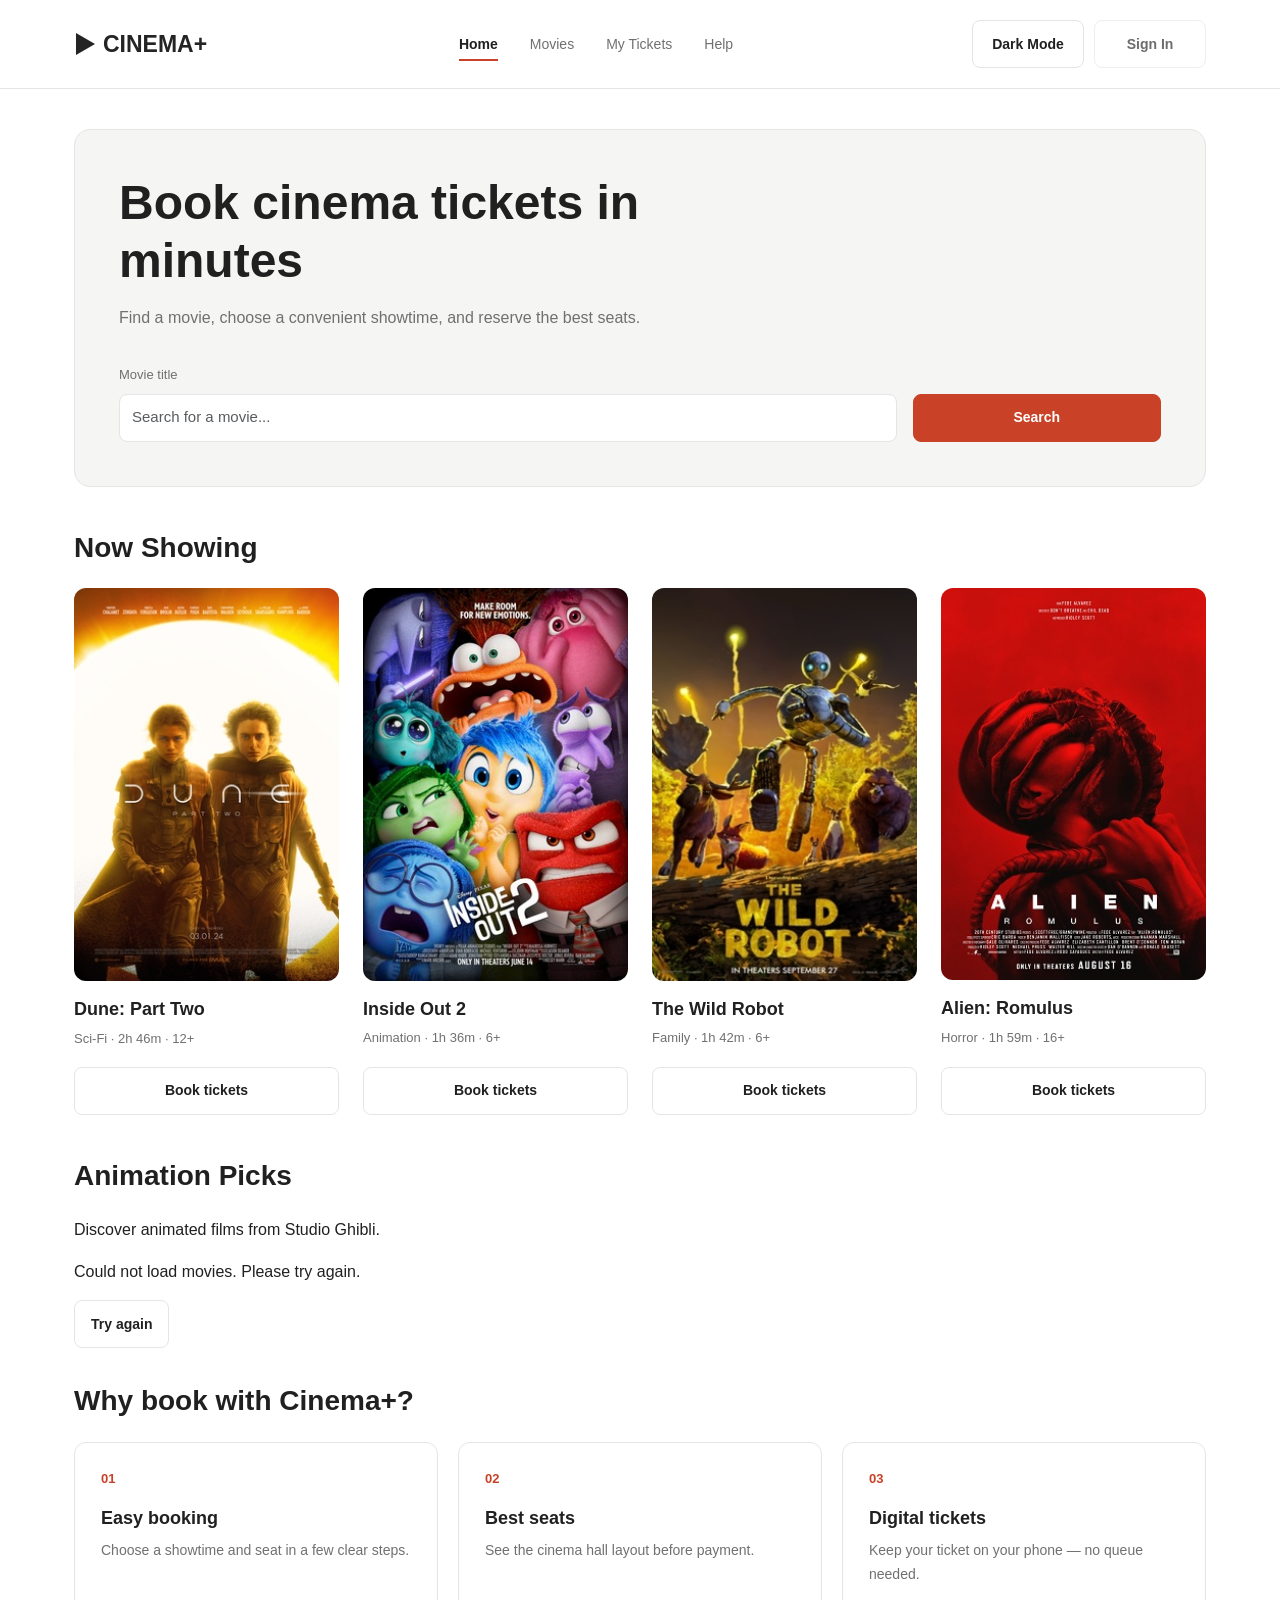
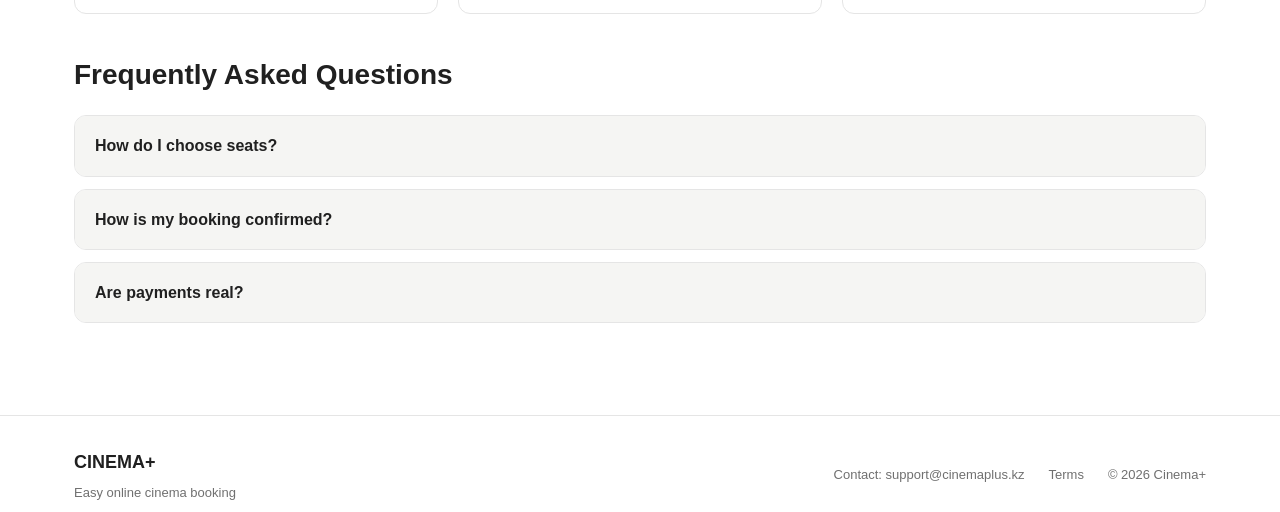
<file: index.html>
<!DOCTYPE html>
<html lang="en">
    <head>
        <meta charset="UTF-8">
        <meta name="viewport" content="width=device-width, initial-scale=1.0">
        <meta http-equiv="refresh" content="0; url=cinema-ticketing/index.html">
        <title>Cinema+</title>
    </head>
    <body>
        <p><a href="cinema-ticketing/index.html">Open Cinema+</a></p>
    </body>
</html>
</file>
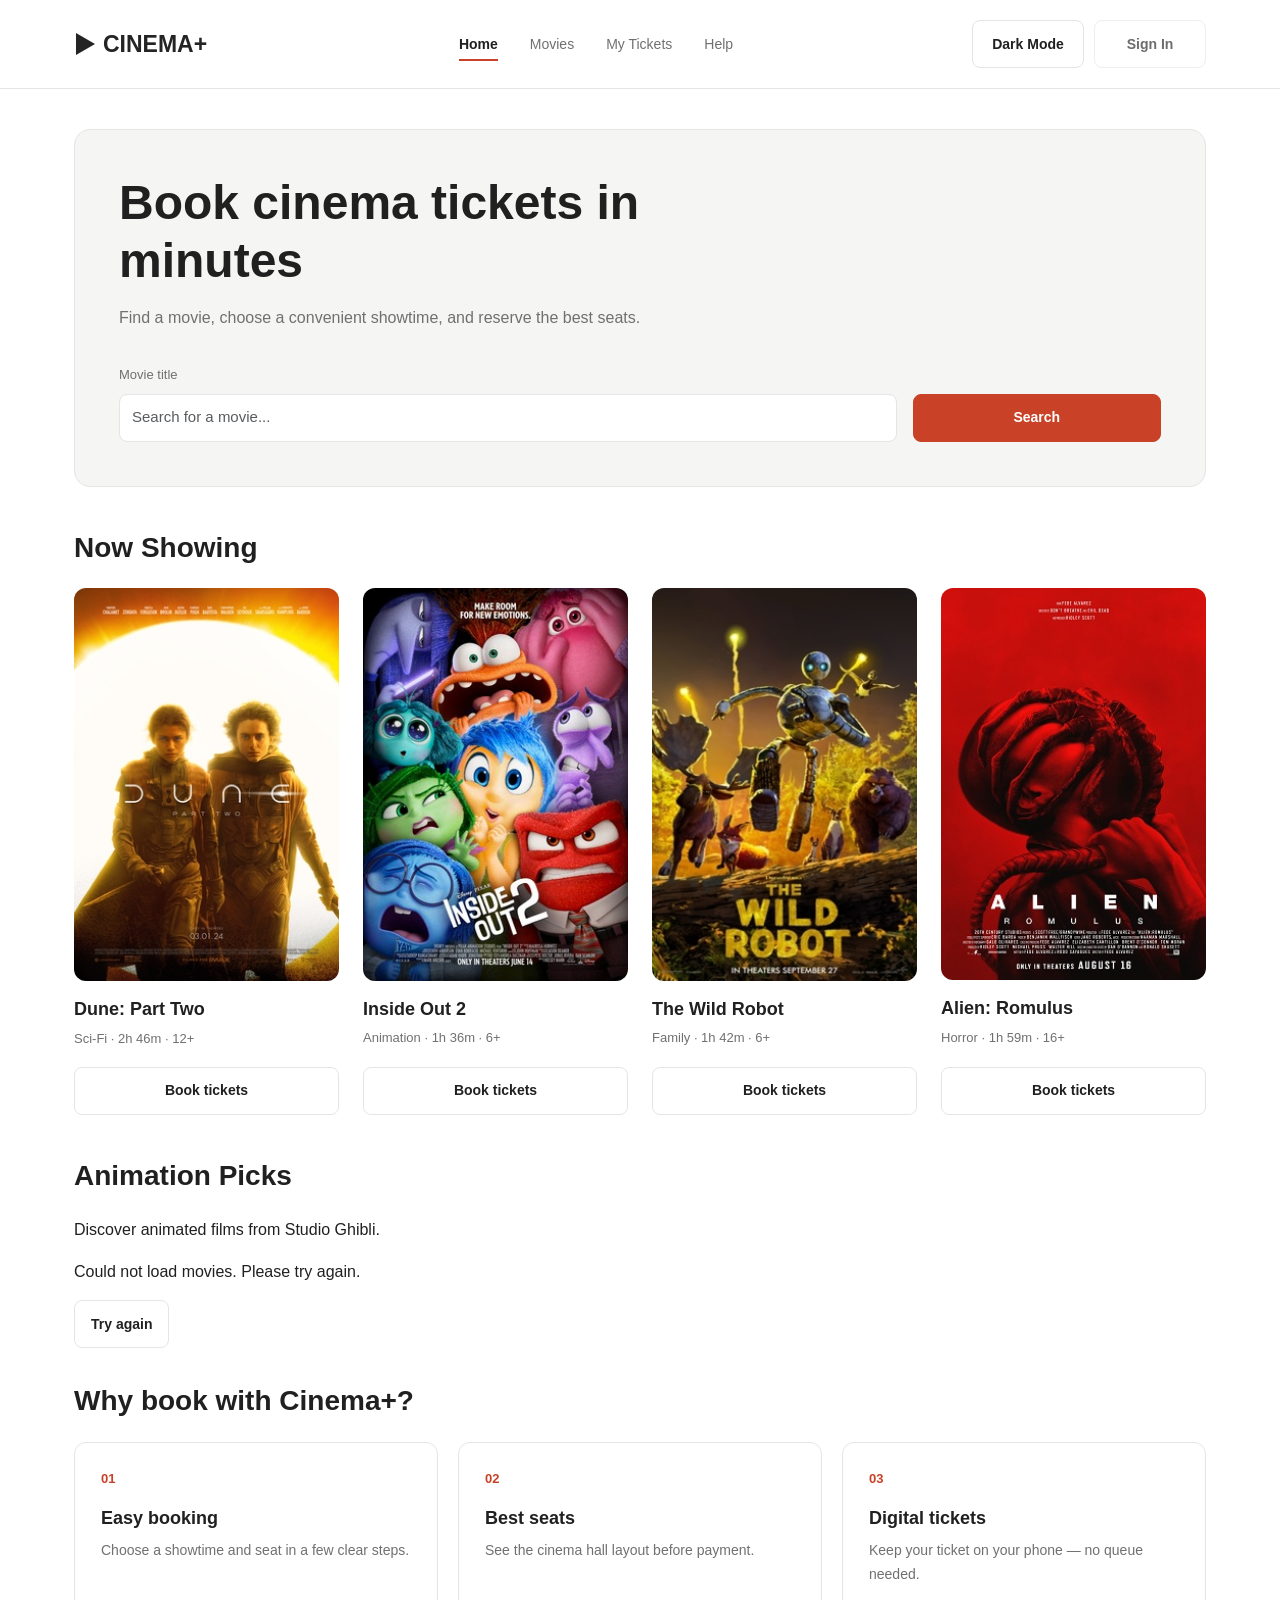
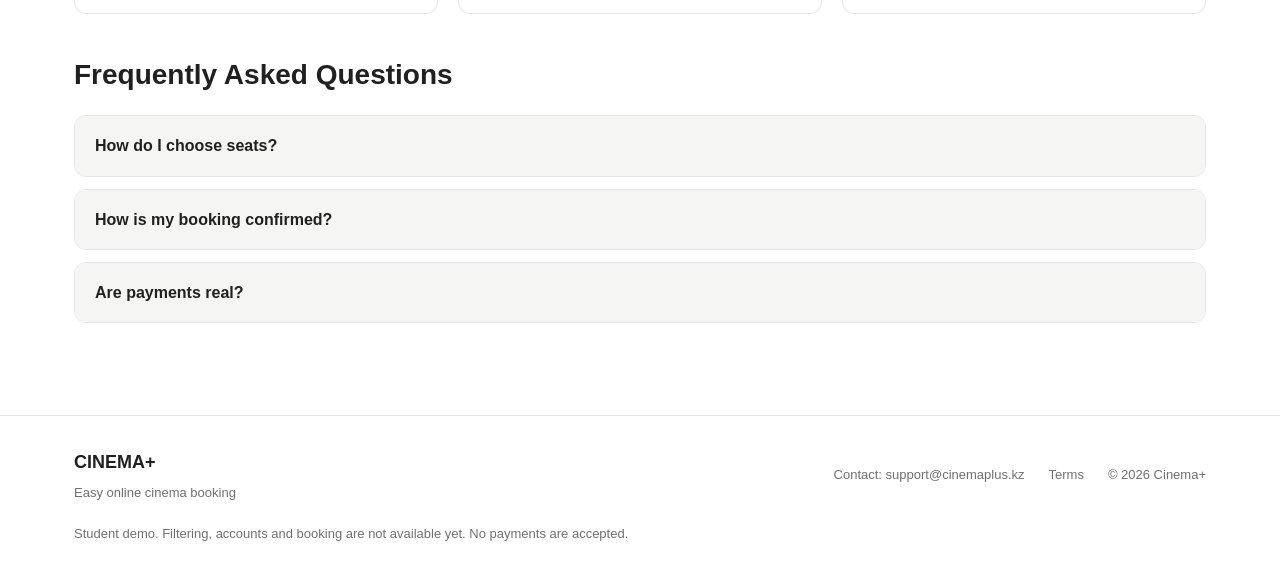
<file: cinema-ticketing/index.html>
<!DOCTYPE html>
<html lang="en">
    <head>
        <meta charset="UTF-8">
        <meta name="viewport" content="width=device-width, initial-scale=1.0">
        <title>Cinema+ | Home</title>
        <link rel="icon" href="../assets/images/favicon.svg">
        <link rel="stylesheet" href="../vendor/bootstrap/bootstrap.min.css">
        <link rel="stylesheet" href="../css/common.css">
        <link rel="stylesheet" href="../css/home.css">

        <script src="../js/movies-data.js" defer></script>
        <script src="../js/home.js" defer></script>
        <script src="https://code.jquery.com/jquery-3.7.1.min.js" defer></script>
        <script src="../js/faq.js" defer></script>
        <script src="../js/api-movies.js" defer></script>
        <script src="../js/theme.js" defer></script>
    </head>
    <body id="cinema-page">
        <header class="site-header">
            <nav class="container site-container header-layout">
                <a class="brand" href="index.html">
                    <img src="../assets/images/logo.svg" alt="Cinema+" width="146" height="32">
                </a>
                <ul class="nav-links">
                    <li><a class="active" href="index.html">Home<span class="nav-underline"></span></a></li>
                    <li><a href="movies.html">Movies</a></li>
                    <li><span class="unavailable">My Tickets</span></li>
                    <li><a href="#site-info">Help</a></li>
                </ul>
                <button class="btn btn-cinema-outline sign-in-button" type="button" disabled>Sign In</button>
            </nav>
        </header>

        <main class="container site-container home-main">
            <section class="search-hero">
                <h1>Book cinema tickets in minutes</h1>
                <p>Find a movie, choose a convenient showtime, and reserve the best seats.</p>             
                <form class="row g-3 align-items-end" action="movies.html" method="get">
                    <div class="col-12 col-sm-9">
                         <label class="form-label" for="search">Movie title</label>
                         <input class="form-control" id="search" name="q" type="search" placeholder="Search for a movie...">
                    </div>

                    <div class="col-12 col-sm-3">
                        <button class="btn btn-cinema w-100" type="submit">Search</button>
                    </div>
                </form>
            </section>
            
            <section class="home-section">
                <h2>Now Showing</h2>    
                <div class="row g-4" id="home-movies">
                    
                </div>
            </section>

            <section class="home-section">
                <h2>Animation Picks</h2>
                <p>Discover animated films from Studio Ghibli.</p>

                <p id="api-status" role="status">Loading movies...</p>

                <button class="btn btn-cinema-outline mb-3" id="retry-movies" type="button" hidden>Try again </button>

                <div class="row g-4" id="api-movies"></div>
            </section>

            <section class="home-section">
                <h2>Why book with Cinema+?</h2>
                <ol class="benefits-grid">
                    <li class="benefit-card">
                        <span class="benefit-number">01</span>
                        <h3>Easy booking</h3>
                        <p>Choose a showtime and seat in a few clear steps.</p>
                    </li>
                    <li class="benefit-card">
                        <span class="benefit-number">02</span>
                        <h3>Best seats</h3>
                        <p>See the cinema hall layout before payment.</p>
                    </li>
                    <li class="benefit-card">
                        <span class="benefit-number">03</span>
                        <h3>Digital tickets</h3>
                        <p>Keep your ticket on your phone — no queue needed.</p>
                    </li>
                </ol>
            </section>
            <section class="home-section" id="faq">
                <h2>Frequently Asked Questions</h2>

                <div class="faq-item">
                    <h3 class="faq-heading">
                        <button class="faq-question" type="button">
                            How do I choose seats?
                        </button>
                    </h3>
                    <p class="faq-answer" id="faq-answer-1">
                     Choose a movie and a showtime, then select available seats on the hall map.
                    </p>
                </div>

                <div class="faq-item">
                    <h3 class="faq-heading">
                        <button class="faq-question" type="button">
                            How is my booking confirmed?
                        </button>
                    </h3>
                    <p class="faq-answer" id="faq-answer-2">
                        The completed demo will show a confirmation message after you fill in the booking form.
                    </p>
                </div>

                <div class="faq-item">
                    <h3 class="faq-heading">
                        <button class="faq-question" type="button">
                            Are payments real?
                        </button>
                    </h3>
                    <p class="faq-answer" id="faq-answer-3">
                        No. Cinema+ is a student project. No real payments or reservations are made.
                    </p>
                </div>
            </section>
        </main>

        <footer class="site-footer" id="site-info">
            <div class="container site-container footer-layout">
                <div>
                    <a class="footer-brand" href="index.html">CINEMA+</a>
                    <p class="mb-0">Easy online cinema booking</p>
                </div>
                <ul class="footer-links">
                    <li><a href="mailto:support@cinemaplus.kz">Contact: support@cinemaplus.kz</a></li>
                    <li><a href="#site-info">Terms</a></li>
                    <li><small>© 2026 Cinema+</small></li>
                </ul>
            </div>
            <p class="container site-container demo-note">Student demo. Filtering, accounts and booking are not available yet. No payments are accepted.</p>
        </footer>
    </body>
</html>
</file>
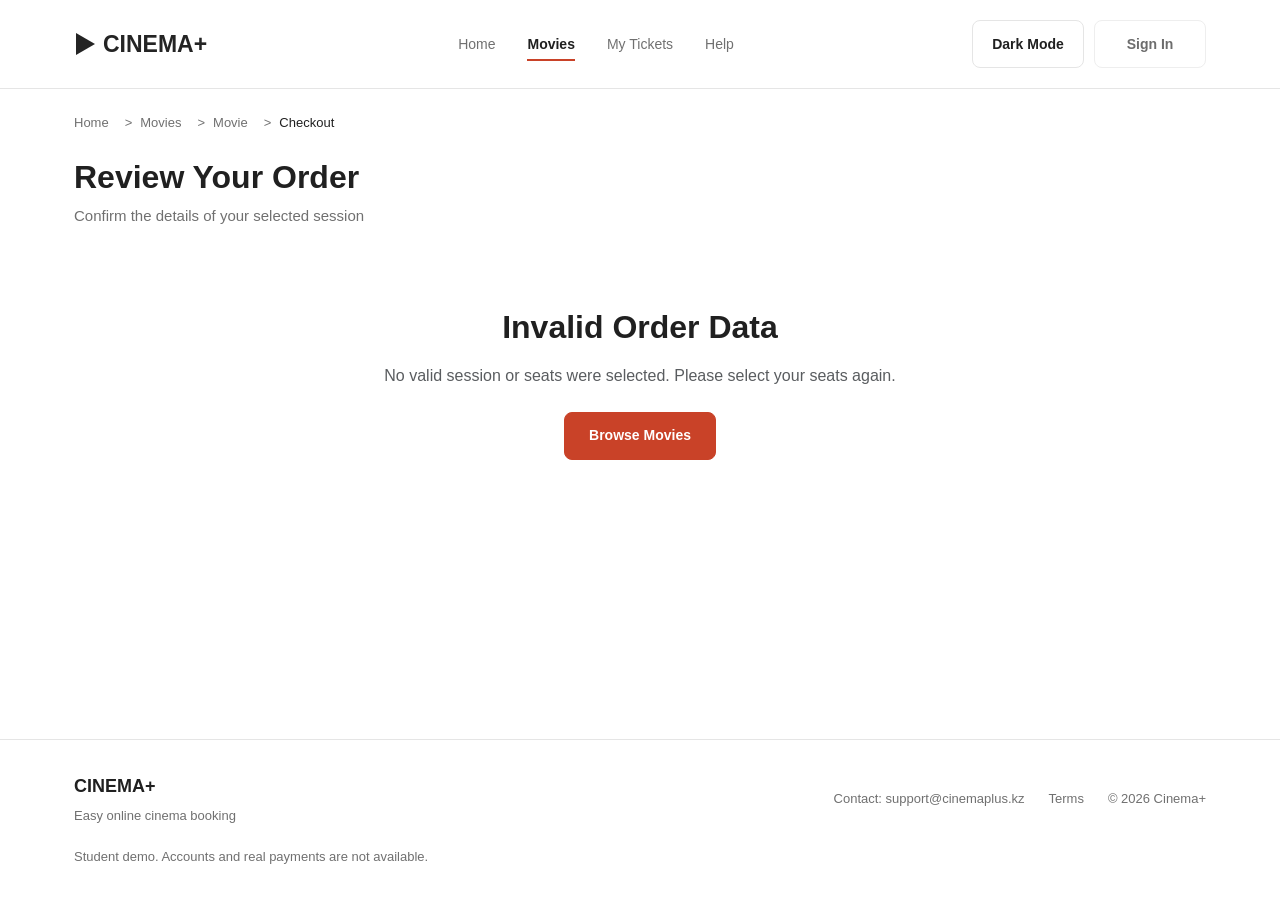
<file: cinema-ticketing/checkout.html>
<!DOCTYPE html>
<html lang="en">
    <head>
        <meta charset="UTF-8">
        <meta name="viewport" content="width=device-width, initial-scale=1.0">
        <title>Cinema+ | Checkout</title>
        <link rel="icon" href="../assets/images/favicon.svg">
        <link rel="stylesheet" href="../vendor/bootstrap/bootstrap.min.css">
        <link rel="stylesheet" href="../css/common.css">
        <link rel="stylesheet" href="../css/checkout.css">
    </head>
    <body id="cinema-page">
        <header class="site-header">
            <nav class="container site-container header-layout">
                <a class="brand" href="index.html">
                    <img src="../assets/images/logo.svg" alt="Cinema+" width="146" height="32">
                </a>
                <ul class="nav-links">
                    <li><a href="index.html">Home</a></li>
                    <li><a class="active" href="movies.html">Movies<span class="nav-underline"></span></a></li>
                    <li><a href="my-tickets.html">My Tickets</a></li>
                    <li><a href="#site-info">Help</a></li>
                </ul>
                <div class="header-actions">
                    <button class="btn btn-cinema-outline theme-toggle-btn" id="theme-toggle" type="button">Dark Mode</button>
                    <button class="btn btn-cinema-outline sign-in-button" type="button" disabled>Sign In</button>
                </div>
            </nav>
        </header>

        <main class="container site-container checkout-main">
            <nav class="breadcrumb-nav" aria-label="Breadcrumb">
                <ol class="breadcrumb">
                    <li class="breadcrumb-item"><a href="index.html">Home</a></li>
                    <li class="breadcrumb-item"><a href="movies.html">Movies</a></li>
                    <li class="breadcrumb-item"><a href="movies.html" id="breadcrumb-movie-link">Movie</a></li>
                    <li class="breadcrumb-item active" aria-current="page">Checkout</li>
                </ol>
            </nav>

            <header class="checkout-header">
                <h1>Review Your Order</h1>
                <p>Confirm the details of your selected session</p>
            </header>

            <div id="checkout-content-wrapper">
                <div class="row g-4 align-items-start">
                    <div class="col-12 col-lg-7">
                        <section class="order-summary-card">
                            <div class="order-movie-header">
                                <img class="order-movie-poster" id="checkout-poster" src="" alt="Movie poster" width="80" height="110">
                                <div class="order-movie-info">
                                    <h2 id="checkout-title">-</h2>
                                    <p class="order-movie-meta" id="checkout-meta">-</p>
                                    <p class="order-movie-session" id="checkout-session">-</p>
                                </div>
                            </div>

                            <hr class="order-divider">

                            <div class="order-details-table">
                                <div class="order-row">
                                    <span class="order-label">Selected Seats</span>
                                    <span class="order-value bold-text" id="checkout-seats-text">-</span>
                                </div>
                                <div class="order-row">
                                    <span class="order-label" id="checkout-tickets-label">Tickets</span>
                                    <span class="order-value bold-text" id="checkout-subtotal">-</span>
                                </div>
                            </div>

                            <div class="mt-3">
                                <button type="button" class="btn btn-sm btn-outline-secondary" id="toggle-order-details">
                                    Show extra details
                                </button>
                                <div id="extra-order-details" style="display: none;" class="mt-3 p-3 bg-light rounded border small">
                                    <p class="mb-1"><strong>Ticket Type:</strong> Standard Admission (2,800 ₸ each)</p>
                                    <p class="mb-1"><strong>Cinema Hall:</strong> Main Auditorium</p>
                                    <p class="mb-0"><strong>Notice:</strong> Please arrive 15 minutes before the showtime.</p>
                                </div>
                            </div>

                            <hr class="order-divider">

                            <div class="order-total-row">
                                <span class="total-label">Total Amount</span>
                                <span class="total-price" id="checkout-total-price">0 ₸</span>
                            </div>
                        </section>
                    </div>

                    <div class="col-12 col-lg-5">
                        <section class="payment-card">
                            <h2>Customer Details</h2>

                            <form class="payment-form" id="booking-form" novalidate>
                                <div class="mb-3">
                                    <label class="form-label" for="full-name">Full Name</label>
                                    <input class="form-control payment-input" id="full-name" name="fullName" type="text" placeholder="Temirlan Kudaibergen">
                                    <div class="text-danger small mt-1" id="name-error"></div>
                                </div>

                                <div class="mb-3">
                                    <label class="form-label" for="email">Email Address</label>
                                    <input class="form-control payment-input" id="email" name="email" type="email" placeholder="example@mail.com">
                                    <div class="text-danger small mt-1" id="email-error"></div>
                                </div>

                                <div class="mb-3">
                                    <label class="form-label" for="phone">Phone Number</label>
                                    <input class="form-control payment-input" id="phone" name="phone" type="tel" placeholder="+7 777 123 4567">
                                    <div class="text-danger small mt-1" id="phone-error"></div>
                                </div>

                                <div class="form-check terms-check mb-4">
                                    <input class="form-check-input" id="agree-terms" name="agree" type="checkbox">
                                    <label class="form-check-label" for="agree-terms">
                                        I agree to the Terms &amp; Conditions and Refund Policy of Cinema+
                                    </label>
                                    <div class="text-danger small mt-1" id="terms-error"></div>
                                </div>

                                <button class="btn btn-pay-confirm w-100" id="btn-submit-booking" type="submit">Confirm Booking</button>

                                <p class="ssl-notice">
                                    Student demo mode. No actual payment or card required.
                                </p>
                            </form>

                            <div id="booking-success-card" style="display: none;" class="text-center p-2">
                                <div class="alert alert-success mb-3">
                                    <h4 class="alert-heading">Booking Confirmed!</h4>
                                    <p class="mb-0" id="success-message-text"></p>
                                </div>
                                <a href="my-tickets.html" class="btn btn-cinema w-100 mb-2">View My Tickets</a>
                                <a href="movies.html" class="btn btn-cinema-outline w-100">Return to Catalogue</a>
                            </div>
                        </section>
                    </div>
                </div>
            </div>
        </main>

        <footer class="site-footer" id="site-info">
            <div class="container site-container footer-layout">
                <div>
                    <a class="footer-brand" href="index.html">CINEMA+</a>
                    <p class="mb-0">Easy online cinema booking</p>
                </div>
                <ul class="footer-links">
                    <li><a href="mailto:support@cinemaplus.kz">Contact: support@cinemaplus.kz</a></li>
                    <li><a href="#site-info">Terms</a></li>
                    <li><small>© 2026 Cinema+</small></li>
                </ul>
            </div>
            <p class="container site-container demo-note">Student demo. Accounts and real payments are not available.</p>
        </footer>

        <script src="../vendor/bootstrap/bootstrap.bundle.min.js"></script>
        <script src="../js/theme.js"></script>
        <script src="https://code.jquery.com/jquery-3.7.1.min.js"></script>
        <script src="../js/movies-data.js"></script>
        <script src="../js/sessions-data.js"></script>
        <script src="../js/booking.js"></script>
        <script src="../js/checkout.js"></script>
    </body>
</html>
</file>
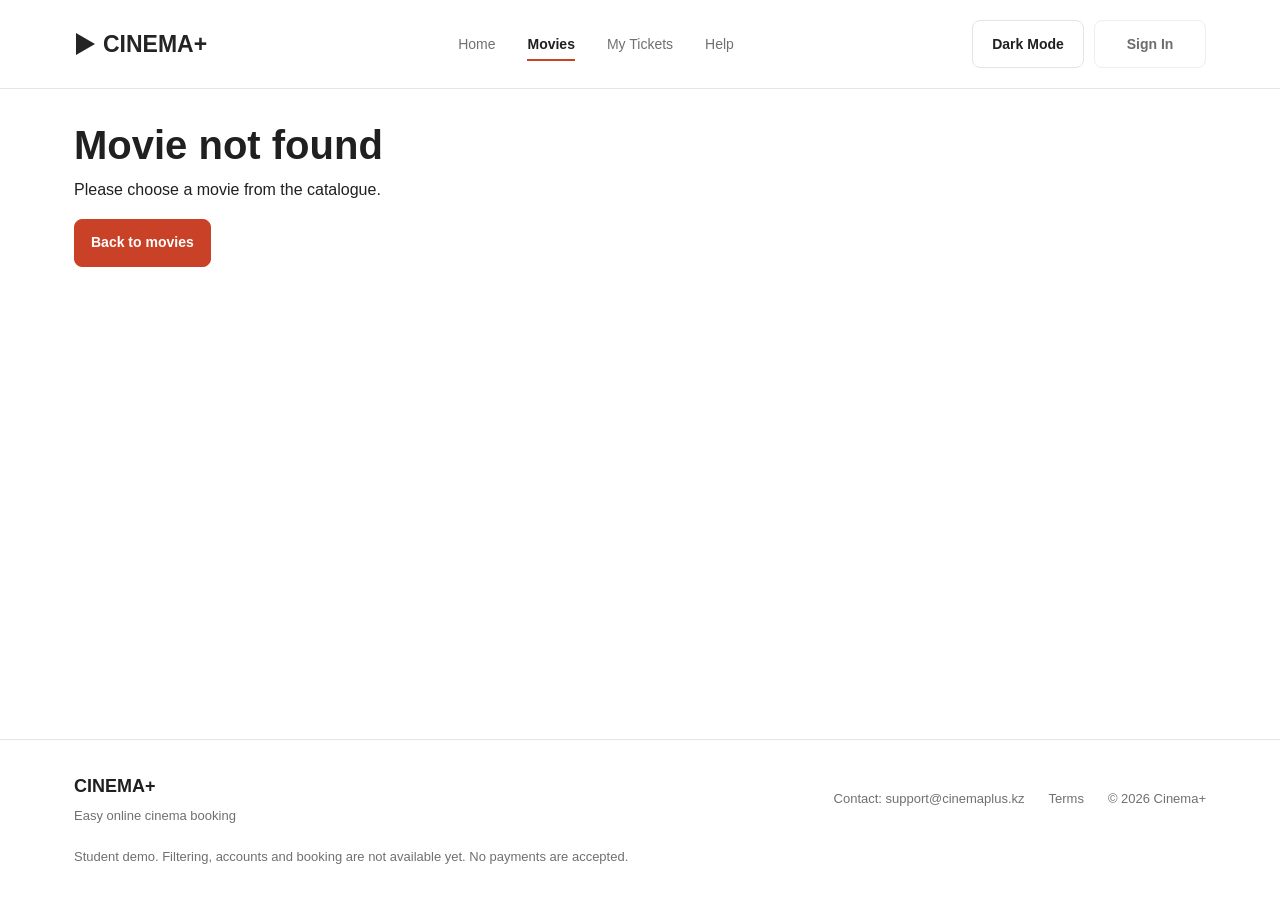
<file: cinema-ticketing/movie-details.html>
<!DOCTYPE html>
<html lang="en">
    <head>
        <meta charset="UTF-8">
        <meta name="viewport" content="width=device-width, initial-scale=1.0">
        <title>Cinema+ | Dune: Part Two</title>
        <link rel="icon" href="../assets/images/favicon.svg">
        <link rel="stylesheet" href="../vendor/bootstrap/bootstrap.min.css">
        <link rel="stylesheet" href="../css/common.css">
        <link rel="stylesheet" href="../css/movie-details.css">

        <script src="../js/movies-data.js" defer></script>
        <script src="../js/favorites.js" defer></script>
        <script src="../js/movie-details.js" defer></script>
        <script src="../js/theme.js" defer></script>
    </head>
    <body id="cinema-page">
        <header class="site-header">
            <nav class="container site-container header-layout">
                <a class="brand" href="index.html">
                    <img src="../assets/images/logo.svg" alt="Cinema+" width="146" height="32">
                </a>
                <ul class="nav-links">
                    <li><a href="index.html">Home</a></li>
                    <li><a class="active" href="movies.html">Movies<span class="nav-underline"></span></a></li>
                    <li><span class="unavailable">My Tickets</span></li>
                    <li><a href="#site-info">Help</a></li>
                </ul>
                <button class="btn btn-cinema-outline sign-in-button" type="button" disabled>Sign In</button>
            </nav>
        </header>

        <main class="container site-container details-main">
            <nav class="detail-breadcrumb">
                <a href="index.html">Home</a>
                <span>›</span>
                <a href="movies.html">Movies</a>
                <span id="movie-breadcrumb"></span>
            </nav>

            <section class="row g-4 movie-overview">
                <div class="col-12 col-md-4 col-lg-3">
                   <img class="movie-poster" id="movie-poster" src="../assets/images/posters/dune-part-two.jpg" alt="Movie poster">
                </div>
                <div class="col-12 col-md-8 col-lg-9">
                    <h1 id="movie-title"></h1>
                    <p class="movie-meta" id="movie-meta"></p>
                    <button class="btn btn-cinema-outline mb-3" id="favorite-movie" type="button">
                        Add to favorites
                    </button>

                    <h2>Synopsis</h2>
                    <p class="synopsis" id="movie-description"></p>
                    <table class="movie-facts">
                        <tr>
                            <th scope="row">Genre</th>
                            <td id="movie-genre"></td>
                        </tr>
                        <tr>
                            <th scope="row">Duration</th>
                            <td id="movie-duration"></td>
                        </tr>
                        <tr>
                            <th scope="row">Age</th>
                            <td id="movie-age"></td>
                        </tr>
                    </table>                    
                </div>
            </section>

            <section class="showtimes">
                <h2>Choose Showtime</h2>
                <p class="schedule-note">Demo schedule · 12–16 October 2026. The same showtimes apply to each date.</p>
                <form action="seat-selection.html" method="get">
                    <input type="hidden" name="movie" id="selected-movie">
                    <div class="date-field">
                        <label class="form-label" for="show-date">Date</label>
                        <select class="form-select" id="show-date" name="date">
                            <option value="2026-10-12">Mon, 12 Oct</option>
                            <option value="2026-10-13">Tue, 13 Oct</option>
                            <option value="2026-10-14">Wed, 14 Oct</option>
                            <option value="2026-10-15">Thu, 15 Oct</option>
                            <option value="2026-10-16">Fri, 16 Oct</option>
                        </select>
                    </div>
                    <div class="cinema-group">
                        <h3>Cinema Star – Esentai Mall</h3>
                        <div class="showtime-options">
                            <label class="showtime">
                                <input type="radio" name="session" value="esentai-1030-3d">
                                <span>10:30<small>3D</small></span>
                            </label>
                            <label class="showtime">
                                <input type="radio" name="session" value="esentai-1345-imax-3d" checked>
                                <span>13:45<small>IMAX 3D</small></span>
                            </label>
                            <label class="showtime">
                                <input type="radio" name="session" value="esentai-1700-2d">
                                <span>17:00<small>2D</small></span>
                            </label>
                            <label class="showtime">
                                <input type="radio" name="session" value="esentai-2030-imax-3d">
                                <span>20:30<small>IMAX 3D</small></span>
                            </label>
                        </div>
                    </div>

                    <div class="cinema-group">
                        <h3>Aspan Cinema – Keruen</h3>
                        <div class="showtime-options">
                            <label class="showtime">
                                <input type="radio" name="session" value="keruen-1100-2d">
                                <span>11:00<small>2D</small></span>
                            </label>
                            <label class="showtime">
                                <input type="radio" name="session" value="keruen-1515-2d">
                                <span>15:15<small>2D</small></span>
                            </label>
                            <label class="showtime">
                                <input type="radio" name="session" value="keruen-1830-3d">
                                <span>18:30<small>3D</small></span>
                            </label>
                            <label class="showtime">
                                <input type="radio" name="session" value="keruen-2145-3d">
                                <span>21:45<small>3D</small></span>
                            </label>
                        </div>
                    </div>

                    <div class="booking-summary">
                        <div>
                            <h3 id="booking-movie-title"></h3>
                            <p class="mb-0">Choose a showtime above, then select your seats.</p>
                        </div>
                        <button class="btn btn-cinema" type="submit">Select seats</button>
                    </div>
                </form>
            </section>
        </main>

        <footer class="site-footer" id="site-info">
            <div class="container site-container footer-layout">
                <div>
                    <a class="footer-brand" href="index.html">CINEMA+</a>
                    <p class="mb-0">Easy online cinema booking</p>
                </div>
                <ul class="footer-links">
                    <li><a href="mailto:support@cinemaplus.kz">Contact: support@cinemaplus.kz</a></li>
                    <li><a href="#site-info">Terms</a></li>
                    <li><small>© 2026 Cinema+</small></li>
                </ul>
            </div>
            <p class="container site-container demo-note">Student demo. Filtering, accounts and booking are not available yet. No payments are accepted.</p>
        </footer>
    </body>
</html>
</file>
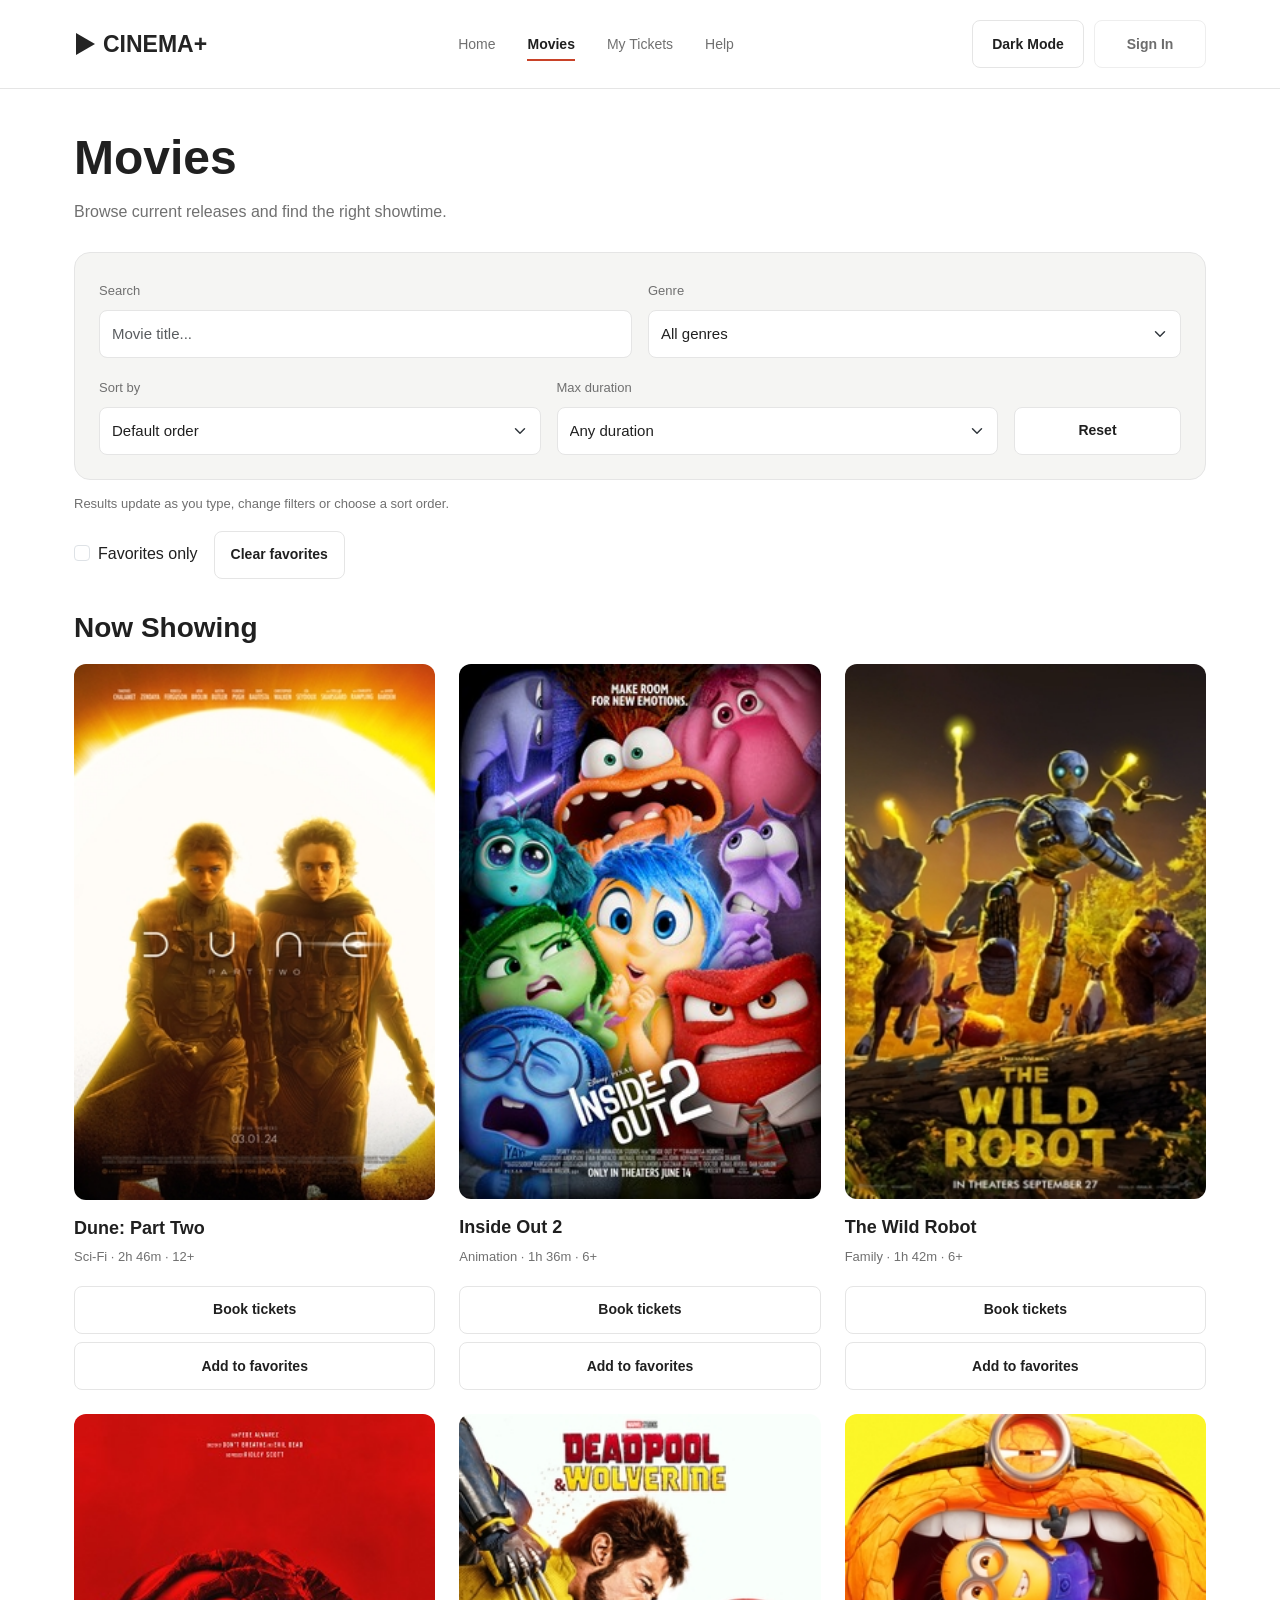
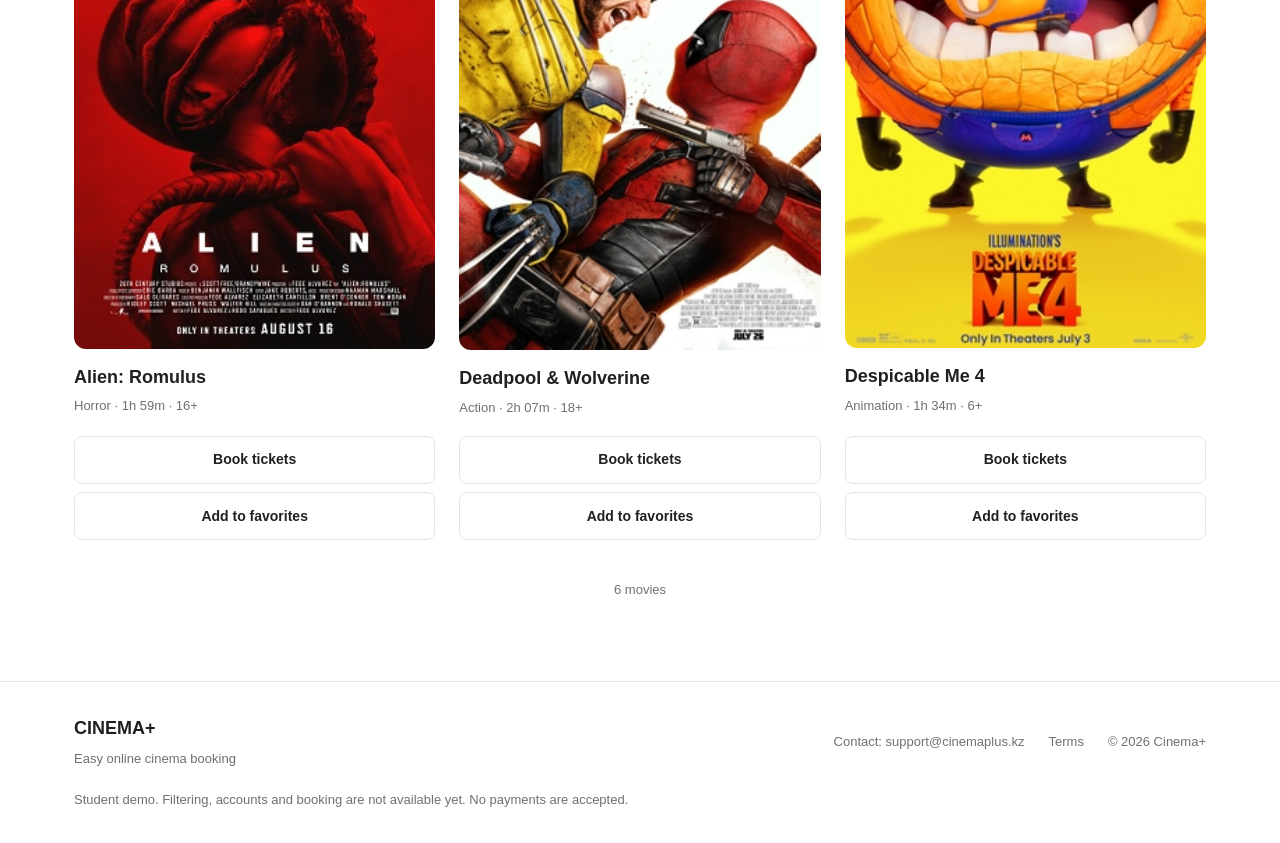
<file: cinema-ticketing/movies.html>
<!DOCTYPE html>
<html lang="en">
    <head>
        <meta charset="UTF-8">
        <meta name="viewport" content="width=device-width, initial-scale=1.0">
        <title>Cinema+ | Movies</title>
        <link rel="icon" href="../assets/images/favicon.svg">
        <link rel="stylesheet" href="../vendor/bootstrap/bootstrap.min.css">
        <link rel="stylesheet" href="../css/common.css">
        <link rel="stylesheet" href="../css/movies.css">

        <script src="../js/movies-data.js" defer></script>
        <script src="../js/favorites.js" defer></script>
        <script src="../js/movies.js" defer></script>
        <script src="../js/theme.js" defer></script>
    </head>
    <body id="cinema-page">
        <header class="site-header">
            <nav class="container site-container header-layout">
                <a class="brand" href="index.html">
                    <img src="../assets/images/logo.svg" alt="Cinema+" width="146" height="32">
                </a>
                <ul class="nav-links">
                    <li><a href="index.html">Home</a></li>
                    <li><a class="active" href="movies.html">Movies<span class="nav-underline"></span></a></li>
                    <li><span class="unavailable">My Tickets</span></li>
                    <li><a href="#site-info">Help</a></li>
                </ul>
                <button class="btn btn-cinema-outline sign-in-button" type="button" disabled>Sign In</button>
            </nav>
        </header>

        <main class="container site-container movies-main">
            <section class="catalog-intro">
                <h1>Movies</h1>
                <p>Browse current releases and find the right showtime.</p>
                <form class="row g-3 align-items-end catalog-filters" id="filter-form">
                    <div class="col-12 col-md-6">
                        <label class="form-label" for="search">Search</label>
                        <input class="form-control" id="search" name="q" type="search" placeholder="Movie title...">
                    </div>

                    <div class="col-12 col-md-6">
                        <label class="form-label" for="genre">Genre</label>
                        <select class="form-select" id="genre" name="genre">
                            <option value="all">All genres</option>
                            <option value="action">Action</option>
                            <option value="animation">Animation</option>
                            <option value="family">Family</option>
                            <option value="horror">Horror</option>
                            <option value="sci-fi">Sci-Fi</option>
                        </select>
                    </div>

                    <div class="col-12 col-sm-6 col-md-5">
                        <label class="form-label" for="sort-by">Sort by</label>
                        <select class="form-select" id="sort-by" name="sort">
                            <option value="default">Default order</option>
                            <option value="title-asc">Title: A–Z</option>
                            <option value="title-desc">Title: Z–A</option>
                            <option value="duration-asc">Shortest first</option>
                            <option value="duration-desc">Longest first</option>
                        </select>
                    </div>

                    <div class="col-12 col-sm-6 col-md-5">
                        <label class="form-label" for="max-duration">Max duration</label>
                        <select class="form-select" id="max-duration" name="maxDuration">
                            <option value="all">Any duration</option>
                            <option value="90">Up to 90 minutes</option>
                            <option value="120">Up to 120 minutes</option>
                            <option value="150">Up to 150 minutes</option>
                            <option value="180">Up to 180 minutes</option>
                        </select>
                    </div>

                    <div class="col-12 col-md-2">
                        <button class="btn btn-cinema-outline w-100" id="reset-filters" type="button">Reset</button>
                    </div>
                </form>
                <p class="filter-note">Results update as you type, change filters or choose a sort order.</p>
                <div class="d-flex flex-wrap align-items-center gap-3 mt-3">
                    <div class="form-check">
                        <input class="form-check-input" id="favorites-only" type="checkbox">
                        <label class="form-check-label" for="favorites-only">Favorites only</label>
                    </div>

                    <button class="btn btn-cinema-outline" id="clear-favorites" type="button">Clear favorites</button>
                </div>
            </section>

            <section class="catalog-section">
                <h2>Now Showing</h2>
                <div class="row g-4" id="movies-list"></div>

                <p class="catalog-pagination text-center" id="movies-count"></p>
            </section>
        </main>

        <footer class="site-footer" id="site-info">
            <div class="container site-container footer-layout">
                <div>
                    <a class="footer-brand" href="index.html">CINEMA+</a>
                    <p class="mb-0">Easy online cinema booking</p>
                </div>
                <ul class="footer-links">
                    <li><a href="mailto:support@cinemaplus.kz">Contact: support@cinemaplus.kz</a></li>
                    <li><a href="#site-info">Terms</a></li>
                    <li><small>© 2026 Cinema+</small></li>
                </ul>
            </div>
            <p class="container site-container demo-note">Student demo. Filtering, accounts and booking are not available yet. No payments are accepted.</p>
        </footer>
    </body>
</html>
</file>
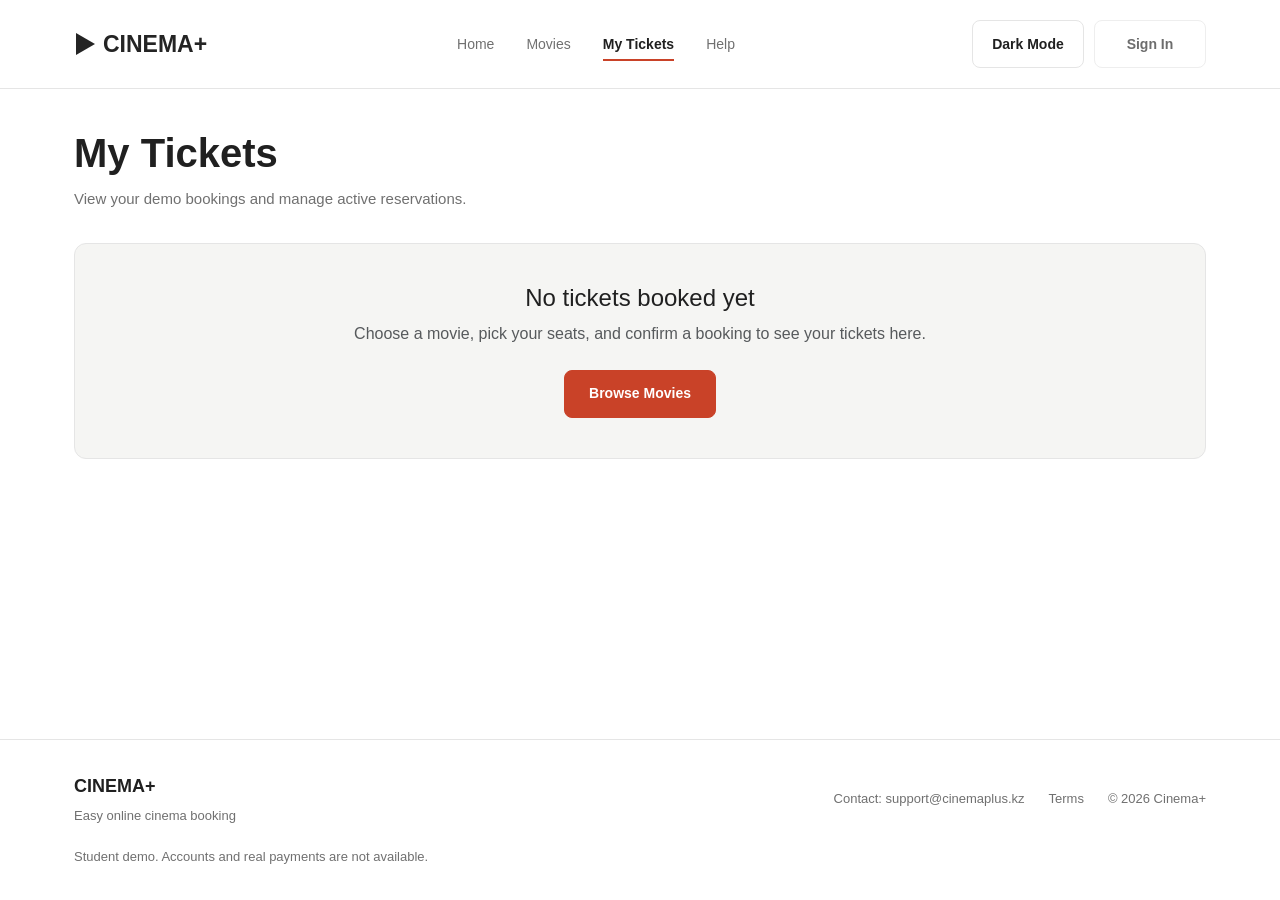
<file: cinema-ticketing/my-tickets.html>
<!DOCTYPE html>
<html lang="en">
    <head>
        <meta charset="UTF-8">
        <meta name="viewport" content="width=device-width, initial-scale=1.0">
        <title>Cinema+ | My Tickets</title>
        <link rel="icon" href="../assets/images/favicon.svg">
        <link rel="stylesheet" href="../vendor/bootstrap/bootstrap.min.css">
        <link rel="stylesheet" href="../css/common.css">
        <link rel="stylesheet" href="../css/my-tickets.css">
    </head>
    <body id="cinema-page">
        <header class="site-header">
            <nav class="container site-container header-layout">
                <a class="brand" href="index.html">
                    <img src="../assets/images/logo.svg" alt="Cinema+" width="146" height="32">
                </a>
                <ul class="nav-links">
                    <li><a href="index.html">Home</a></li>
                    <li><a href="movies.html">Movies</a></li>
                    <li><a class="active" href="my-tickets.html">My Tickets<span class="nav-underline"></span></a></li>
                    <li><a href="#site-info">Help</a></li>
                </ul>
                <div class="header-actions">
                    <button class="btn btn-cinema-outline theme-toggle-btn" id="theme-toggle" type="button">Dark Mode</button>
                    <button class="btn btn-cinema-outline sign-in-button" type="button" disabled>Sign In</button>
                </div>
            </nav>
        </header>

        <main class="container site-container tickets-main">
            <section class="tickets-header">
                <h1>My Tickets</h1>
                <p>View your demo bookings and manage active reservations.</p>
            </section>

            <div class="row g-4" id="tickets-list"></div>
        </main>

        <footer class="site-footer" id="site-info">
            <div class="container site-container footer-layout">
                <div>
                    <a class="footer-brand" href="index.html">CINEMA+</a>
                    <p class="mb-0">Easy online cinema booking</p>
                </div>
                <ul class="footer-links">
                    <li><a href="mailto:support@cinemaplus.kz">Contact: support@cinemaplus.kz</a></li>
                    <li><a href="#site-info">Terms</a></li>
                    <li><small>© 2026 Cinema+</small></li>
                </ul>
            </div>
            <p class="container site-container demo-note">Student demo. Accounts and real payments are not available.</p>
        </footer>

        <script src="../vendor/bootstrap/bootstrap.bundle.min.js"></script>
        <script src="../js/theme.js"></script>
        <script src="../js/movies-data.js"></script>
        <script src="../js/sessions-data.js"></script>
        <script src="../js/booking.js"></script>
        <script src="../js/my-tickets.js"></script>
    </body>
</html>
</file>
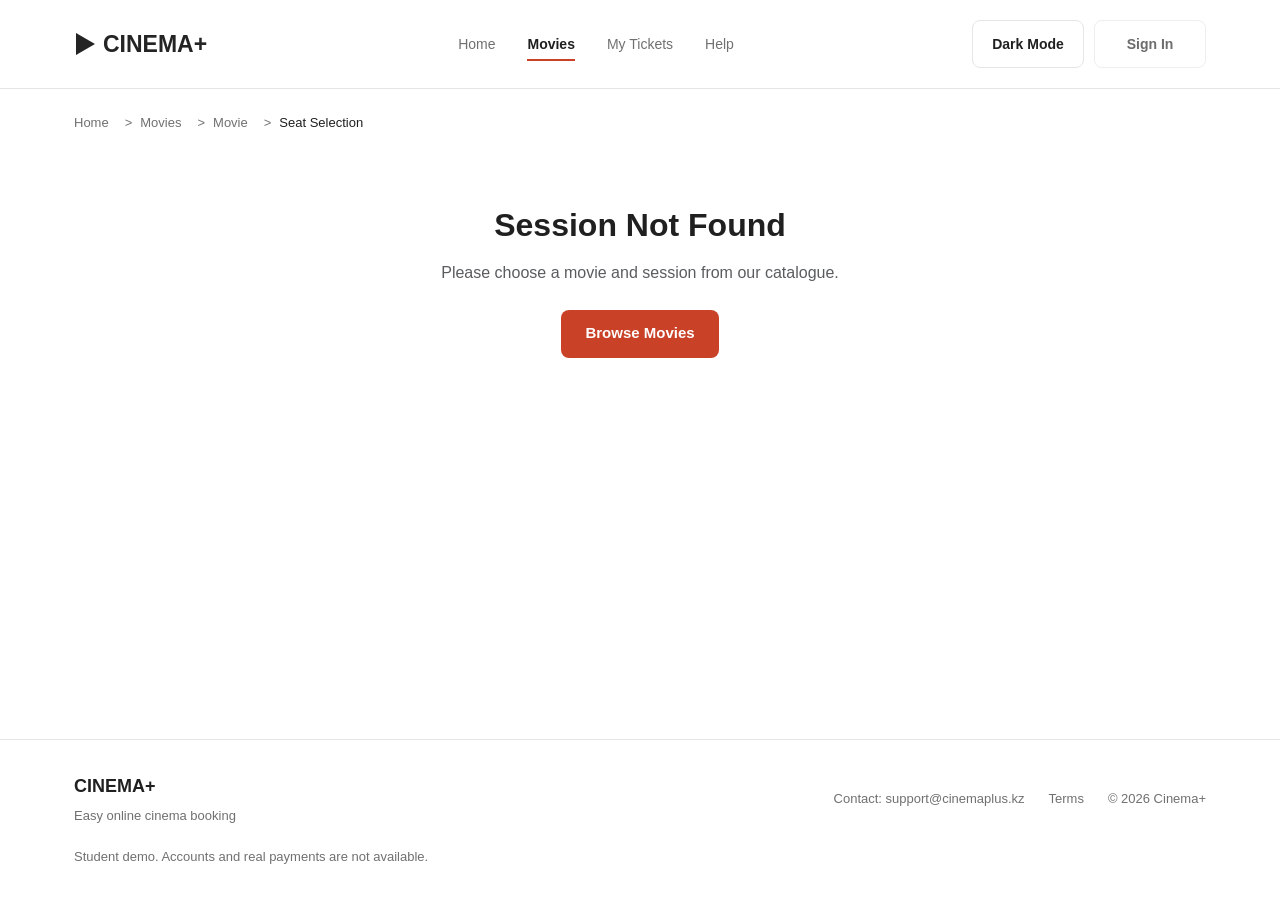
<file: cinema-ticketing/seat-selection.html>
<!DOCTYPE html>
<html lang="en">
    <head>
        <meta charset="UTF-8">
        <meta name="viewport" content="width=device-width, initial-scale=1.0">
        <title>Cinema+ | Seat Selection</title>
        <link rel="icon" href="../assets/images/favicon.svg">
        <link rel="stylesheet" href="../vendor/bootstrap/bootstrap.min.css">
        <link rel="stylesheet" href="../css/common.css">
        <link rel="stylesheet" href="../css/seat-selection.css">
    </head>
    <body id="cinema-page">
        <header class="site-header">
            <nav class="container site-container header-layout">
                <a class="brand" href="index.html">
                    <img src="../assets/images/logo.svg" alt="Cinema+" width="146" height="32">
                </a>
                <ul class="nav-links">
                    <li><a href="index.html">Home</a></li>
                    <li><a class="active" href="movies.html">Movies<span class="nav-underline"></span></a></li>
                    <li><a href="my-tickets.html">My Tickets</a></li>
                    <li><a href="#site-info">Help</a></li>
                </ul>
                <div class="header-actions">
                    <button class="btn btn-cinema-outline theme-toggle-btn" id="theme-toggle" type="button">Dark Mode</button>
                    <button class="btn btn-cinema-outline sign-in-button" type="button" disabled>Sign In</button>
                </div>
            </nav>
        </header>

        <main class="container site-container seats-main">
            <nav class="breadcrumb-nav" aria-label="Breadcrumb">
                <ol class="breadcrumb">
                    <li class="breadcrumb-item"><a href="index.html">Home</a></li>
                    <li class="breadcrumb-item"><a href="movies.html">Movies</a></li>
                    <li class="breadcrumb-item"><a href="movies.html" id="breadcrumb-movie-link">Movie</a></li>
                    <li class="breadcrumb-item active" aria-current="page">Seat Selection</li>
                </ol>
            </nav>

            <div id="seat-content-wrapper">
                <section class="session-info-bar">
                    <div class="info-block">
                        <span class="info-label">Movie</span>
                        <span class="info-value" id="session-movie-title">-</span>
                    </div>
                    <div class="info-block">
                        <span class="info-label">Cinema</span>
                        <span class="info-value" id="session-cinema-name">-</span>
                    </div>
                    <div class="info-block">
                        <span class="info-label">Date &amp; Time</span>
                        <span class="info-value" id="session-datetime">-</span>
                    </div>
                </section>

                <div class="row g-4 align-items-start mt-2">
                    <div class="col-12 col-lg-7">
                        <div class="hall-layout-card">
                            <div class="screen-indicator">
                                <span class="screen-text">SCREEN / STAGE</span>
                                <div class="screen-line"></div>
                            </div>

                            <div class="seats-matrix">
                                <div class="seat-row">
                                    <span class="row-label">A</span>
                                    <button type="button" class="seat" data-seat="A1">1</button>
                                    <button type="button" class="seat" data-seat="A2">2</button>
                                    <button type="button" class="seat" data-seat="A3">3</button>
                                    <button type="button" class="seat" data-seat="A4">4</button>
                                    <button type="button" class="seat" data-seat="A5">5</button>
                                    <button type="button" class="seat" data-seat="A6">6</button>
                                    <button type="button" class="seat" data-seat="A7">7</button>
                                    <button type="button" class="seat" data-seat="A8">8</button>
                                    <button type="button" class="seat" data-seat="A9">9</button>
                                    <button type="button" class="seat" data-seat="A10">10</button>
                                    <button type="button" class="seat" data-seat="A11">11</button>
                                    <button type="button" class="seat" data-seat="A12">12</button>
                                    <span class="row-label">A</span>
                                </div>

                                <div class="seat-row">
                                    <span class="row-label">B</span>
                                    <button type="button" class="seat occupied" disabled data-seat="B1">1</button>
                                    <button type="button" class="seat occupied" disabled data-seat="B2">2</button>
                                    <button type="button" class="seat occupied" disabled data-seat="B3">3</button>
                                    <button type="button" class="seat occupied" disabled data-seat="B4">4</button>
                                    <button type="button" class="seat" data-seat="B5">5</button>
                                    <button type="button" class="seat" data-seat="B6">6</button>
                                    <button type="button" class="seat" data-seat="B7">7</button>
                                    <button type="button" class="seat" data-seat="B8">8</button>
                                    <button type="button" class="seat" data-seat="B9">9</button>
                                    <button type="button" class="seat" data-seat="B10">10</button>
                                    <button type="button" class="seat" data-seat="B11">11</button>
                                    <button type="button" class="seat" data-seat="B12">12</button>
                                    <span class="row-label">B</span>
                                </div>

                                <div class="seat-row">
                                    <span class="row-label">C</span>
                                    <button type="button" class="seat" data-seat="C1">1</button>
                                    <button type="button" class="seat" data-seat="C2">2</button>
                                    <button type="button" class="seat" data-seat="C3">3</button>
                                    <button type="button" class="seat" data-seat="C4">4</button>
                                    <button type="button" class="seat" data-seat="C5">5</button>
                                    <button type="button" class="seat" data-seat="C6">6</button>
                                    <button type="button" class="seat" data-seat="C7">7</button>
                                    <button type="button" class="seat" data-seat="C8">8</button>
                                    <button type="button" class="seat" data-seat="C9">9</button>
                                    <button type="button" class="seat" data-seat="C10">10</button>
                                    <button type="button" class="seat" data-seat="C11">11</button>
                                    <button type="button" class="seat" data-seat="C12">12</button>
                                    <span class="row-label">C</span>
                                </div>

                                <div class="seat-row">
                                    <span class="row-label">D</span>
                                    <button type="button" class="seat" data-seat="D1">1</button>
                                    <button type="button" class="seat" data-seat="D2">2</button>
                                    <button type="button" class="seat" data-seat="D3">3</button>
                                    <button type="button" class="seat" data-seat="D4">4</button>
                                    <button type="button" class="seat" data-seat="D5">5</button>
                                    <button type="button" class="seat" data-seat="D6">6</button>
                                    <button type="button" class="seat" data-seat="D7">7</button>
                                    <button type="button" class="seat" data-seat="D8">8</button>
                                    <button type="button" class="seat" data-seat="D9">9</button>
                                    <button type="button" class="seat" data-seat="D10">10</button>
                                    <button type="button" class="seat" data-seat="D11">11</button>
                                    <button type="button" class="seat" data-seat="D12">12</button>
                                    <span class="row-label">D</span>
                                </div>

                                <div class="seat-row">
                                    <span class="row-label">E</span>
                                    <button type="button" class="seat" data-seat="E1">1</button>
                                    <button type="button" class="seat" data-seat="E2">2</button>
                                    <button type="button" class="seat" data-seat="E3">3</button>
                                    <button type="button" class="seat" data-seat="E4">4</button>
                                    <button type="button" class="seat" data-seat="E5">5</button>
                                    <button type="button" class="seat" data-seat="E6">6</button>
                                    <button type="button" class="seat" data-seat="E7">7</button>
                                    <button type="button" class="seat" data-seat="E8">8</button>
                                    <button type="button" class="seat" data-seat="E9">9</button>
                                    <button type="button" class="seat" data-seat="E10">10</button>
                                    <button type="button" class="seat" data-seat="E11">11</button>
                                    <button type="button" class="seat" data-seat="E12">12</button>
                                    <span class="row-label">E</span>
                                </div>

                                <div class="seat-row">
                                    <span class="row-label">F</span>
                                    <button type="button" class="seat" data-seat="F1">1</button>
                                    <button type="button" class="seat" data-seat="F2">2</button>
                                    <button type="button" class="seat" data-seat="F3">3</button>
                                    <button type="button" class="seat" data-seat="F4">4</button>
                                    <button type="button" class="seat" data-seat="F5">5</button>
                                    <button type="button" class="seat" data-seat="F6">6</button>
                                    <button type="button" class="seat" data-seat="F7">7</button>
                                    <button type="button" class="seat" data-seat="F8">8</button>
                                    <button type="button" class="seat occupied" disabled data-seat="F9">9</button>
                                    <button type="button" class="seat occupied" disabled data-seat="F10">10</button>
                                    <button type="button" class="seat occupied" disabled data-seat="F11">11</button>
                                    <button type="button" class="seat occupied" disabled data-seat="F12">12</button>
                                    <span class="row-label">F</span>
                                </div>

                                <div class="seat-row">
                                    <span class="row-label">G</span>
                                    <button type="button" class="seat" data-seat="G1">1</button>
                                    <button type="button" class="seat" data-seat="G2">2</button>
                                    <button type="button" class="seat" data-seat="G3">3</button>
                                    <button type="button" class="seat" data-seat="G4">4</button>
                                    <button type="button" class="seat" data-seat="G5">5</button>
                                    <button type="button" class="seat" data-seat="G6">6</button>
                                    <button type="button" class="seat" data-seat="G7">7</button>
                                    <button type="button" class="seat" data-seat="G8">8</button>
                                    <button type="button" class="seat" data-seat="G9">9</button>
                                    <button type="button" class="seat" data-seat="G10">10</button>
                                    <button type="button" class="seat" data-seat="G11">11</button>
                                    <button type="button" class="seat" data-seat="G12">12</button>
                                    <span class="row-label">G</span>
                                </div>

                                <div class="seat-row">
                                    <span class="row-label">H</span>
                                    <button type="button" class="seat" data-seat="H1">1</button>
                                    <button type="button" class="seat" data-seat="H2">2</button>
                                    <button type="button" class="seat" data-seat="H3">3</button>
                                    <button type="button" class="seat" data-seat="H4">4</button>
                                    <button type="button" class="seat" data-seat="H5">5</button>
                                    <button type="button" class="seat" data-seat="H6">6</button>
                                    <button type="button" class="seat" data-seat="H7">7</button>
                                    <button type="button" class="seat" data-seat="H8">8</button>
                                    <button type="button" class="seat" data-seat="H9">9</button>
                                    <button type="button" class="seat" data-seat="H10">10</button>
                                    <button type="button" class="seat" data-seat="H11">11</button>
                                    <button type="button" class="seat" data-seat="H12">12</button>
                                    <span class="row-label">H</span>
                                </div>
                            </div>

                            <div class="seats-legend">
                                <div class="legend-item">
                                    <span class="legend-badge badge-available"></span>
                                    <span>Available</span>
                                </div>
                                <div class="legend-item">
                                    <span class="legend-badge badge-selected"></span>
                                    <span>Selected</span>
                                </div>
                                <div class="legend-item">
                                    <span class="legend-badge badge-occupied"></span>
                                    <span>Occupied</span>
                                </div>
                            </div>
                        </div>
                    </div>

                    <div class="col-12 col-lg-5">
                        <aside class="selected-seats-card">
                            <h2>Selected Seats</h2>

                            <div class="selected-list" id="selected-seats-container">
                                <p class="text-muted mb-0" id="no-seats-text">No seats selected yet. Click on available seats to select.</p>
                            </div>

                            <hr class="summary-divider">

                            <div class="total-price-row">
                                <span class="total-title">Total Price</span>
                                <span class="total-sum" id="total-price-display">0 ₸</span>
                            </div>

                            <button type="button" class="btn btn-proceed w-100" id="proceed-button" disabled>Proceed to checkout</button>
                        </aside>
                    </div>
                </div>
            </div>
        </main>

        <footer class="site-footer" id="site-info">
            <div class="container site-container footer-layout">
                <div>
                    <a class="footer-brand" href="index.html">CINEMA+</a>
                    <p class="mb-0">Easy online cinema booking</p>
                </div>
                <ul class="footer-links">
                    <li><a href="mailto:support@cinemaplus.kz">Contact: support@cinemaplus.kz</a></li>
                    <li><a href="#site-info">Terms</a></li>
                    <li><small>© 2026 Cinema+</small></li>
                </ul>
            </div>
            <p class="container site-container demo-note">Student demo. Accounts and real payments are not available.</p>
        </footer>

        <script src="../vendor/bootstrap/bootstrap.bundle.min.js"></script>
        <script src="../js/theme.js"></script>
        <script src="https://code.jquery.com/jquery-3.7.1.min.js"></script>
        <script src="../js/movies-data.js"></script>
        <script src="../js/sessions-data.js"></script>
        <script src="../js/seat-selection.js"></script>
    </body>
</html>
</file>
<file: css/common.css>
html {
    height: 100%;
}

body {
    display: flex;
    flex-direction: column;
    min-height: 100%;
    margin: 0;
    color: #202020;
    background-color: #ffffff;
    font-family: Arial, Helvetica, sans-serif;
    font-size: 16px;
    line-height: 1.6;
}

main {
    flex: 1;
}

.site-container {
    max-width: 1180px;
    padding-right: 24px;
    padding-left: 24px;
}

h1, h2, h3 {
    font-weight: bold;
    line-height: 1.2;
}

a {
    color: #202020;
}

.site-header {
    border-bottom: 1px solid #e5e5e5;
}

.header-layout {
    display: flex;
    align-items: center;
    justify-content: space-between;
    flex-wrap: wrap;
    gap: 20px;
    min-height: 88px;
    padding-top: 18px;
    padding-bottom: 18px;
}

.brand img {
    display: block;
    max-width: 100%;
}

.nav-links {
    display: flex;
    align-items: center;
    gap: 24px;
    margin: 0;
    padding: 0;
    list-style: none;
}

.nav-links a,
.nav-links .unavailable {
    position: relative;
    display: block;
    padding: 10px 4px;
    color: #707070;
    font-size: 14px;
    text-decoration: none;
}

.nav-links .active {
    color: #202020;
    font-weight: bold;
}

.nav-links .unavailable {
    color: #999999;
}

.nav-underline {
    position: absolute;
    right: 4px;
    bottom: 4px;
    left: 4px;
    height: 2px;
    background-color: #c94228;
}

#cinema-page .btn-cinema,
#cinema-page .btn-cinema-outline {
    min-height: 48px;
    padding: 12px 16px;
    border-radius: 8px;
    font-size: 14px;
    font-weight: bold;
}

#cinema-page .btn-cinema {
    color: #ffffff;
    background-color: #c94228;
    border: 1px solid #c94228;
}

#cinema-page .btn-cinema-outline {
    color: #202020;
    background-color: #ffffff;
    border: 1px solid #e5e5e5;
}

.sign-in-button {
    min-width: 112px;
}

.form-label {
    color: #707070;
    font-size: 13px;
}

.form-control,
.form-select {
    min-height: 48px;
    border: 1px solid #e5e5e5;
    border-radius: 8px;
    color: #202020;
    font-size: 15px;
}

.movie-card {
    display: flex;
    flex-direction: column;
}

.movie-poster {
    display: block;
    width: 100%;
    height: auto;
    border-radius: 12px;
}

.movie-title {
    margin-top: 18px;
    margin-bottom: 8px;
    font-size: 18px;
}

.movie-meta {
    margin-bottom: 18px;
    color: #707070;
    font-size: 13px;
}

.site-footer {
    padding: 32px 0;
    border-top: 1px solid #e5e5e5;
}

.footer-layout {
    display: flex;
    align-items: center;
    justify-content: space-between;
    gap: 24px;
}

.footer-brand {
    font-size: 18px;
    font-weight: bold;
    text-decoration: none;
}

.site-footer p {
    margin-top: 6px;
    color: #707070;
    font-size: 13px;
}

.footer-links {
    display: flex;
    align-items: center;
    flex-wrap: wrap;
    gap: 24px;
    margin: 0;
    padding: 0;
    list-style: none;
    font-size: 13px;
}

.footer-links a {
    color: #707070;
    text-decoration: none;
}

.footer-links small {
    color: #707070;
    font-size: 13px;
}

.site-footer .demo-note {
    margin-top: 20px;
    margin-bottom: 0;
}

@media (max-width: 991px) {
    .nav-links {
        gap: 12px;
    }

    .footer-layout {
        flex-direction: column;
        align-items: flex-start;
        gap: 20px;
    }
}

@media (max-width: 767px) {
    .header-layout {
        min-height: 76px;
        gap: 8px 16px;
    }

    .nav-links {
        order: 1;
        justify-content: space-between;
        width: 100%;
        gap: 8px;
    }
}

@media (max-width: 575px) {
    .site-container {
        padding-right: 20px;
        padding-left: 20px;
    }

    .sign-in-button {
        min-width: 90px;
    }

    .footer-links {
        flex-direction: column;
        align-items: flex-start;
        gap: 6px;
    }
}

.header-actions {
    display: flex;
    align-items: center;
    gap: 10px;
}

.theme-toggle-btn {
    min-width: 112px;
}

body.dark-theme {
    color: #f1f1f1;
    background-color: #141414;
}

body.dark-theme a {
    color: #f1f1f1;
}

body.dark-theme .brand img {
    filter: brightness(0) invert(1);
}

body.dark-theme .site-header,
body.dark-theme .site-footer {
    background-color: #141414;
    border-color: #2e2e2e;
}

body.dark-theme .nav-links a {
    color: #a8a8a8;
}

body.dark-theme .nav-links .active {
    color: #ffffff;
}

body.dark-theme .movie-meta,
body.dark-theme .form-label,
body.dark-theme .site-footer p,
body.dark-theme .footer-links a,
body.dark-theme .footer-links small,
body.dark-theme .search-hero p,
body.dark-theme .benefit-card p,
body.dark-theme .faq-answer,
body.dark-theme .catalog-intro p,
body.dark-theme .catalog-pagination,
body.dark-theme .detail-breadcrumb,
body.dark-theme .detail-breadcrumb a,
body.dark-theme .synopsis,
body.dark-theme .movie-facts td,
body.dark-theme .schedule-note,
body.dark-theme .showtime small,
body.dark-theme .booking-summary p,
body.dark-theme .breadcrumb-item a,
body.dark-theme .info-label,
body.dark-theme .screen-text,
body.dark-theme .legend-item,
body.dark-theme .seat-cost,
body.dark-theme .checkout-header p,
body.dark-theme .order-movie-meta,
body.dark-theme .order-label,
body.dark-theme .terms-check,
body.dark-theme .terms-check label,
body.dark-theme .ssl-notice,
body.dark-theme .text-muted {
    color: #a8a8a8 !important;
}

body.dark-theme .breadcrumb-item.active,
body.dark-theme .info-value,
body.dark-theme .seat-name,
body.dark-theme .total-sum,
body.dark-theme .checkout-header h1,
body.dark-theme .order-movie-info h2,
body.dark-theme .order-movie-session,
body.dark-theme .order-value,
body.dark-theme .total-label,
body.dark-theme .total-price,
body.dark-theme .payment-card h2,
body.dark-theme .selected-seats-card h2 {
    color: #f1f1f1;
}

body.dark-theme .search-hero,
body.dark-theme .catalog-filters,
body.dark-theme .faq-question,
body.dark-theme .showtime,
body.dark-theme .booking-summary,
body.dark-theme .session-info-bar,
body.dark-theme .selected-seats-card,
body.dark-theme .payment-card,
body.dark-theme .bg-light {
    background-color: #1f1f1f !important;
    border-color: #333333 !important;
    color: #f1f1f1 !important;
}

body.dark-theme .faq-question:hover {
    background-color: #2a2a2a;
}

body.dark-theme .benefit-card,
body.dark-theme .cinema-group,
body.dark-theme .faq-item,
body.dark-theme .hall-layout-card,
body.dark-theme .selected-seat-item,
body.dark-theme .order-summary-card,
body.dark-theme .ticket-card {
    background-color: #1a1a1a;
    border-color: #333333;
    color: #f1f1f1;
}

body.dark-theme .order-divider,
body.dark-theme .summary-divider {
    border-top-color: #333333;
}

body.dark-theme .form-control,
body.dark-theme .form-select,
body.dark-theme .payment-input {
    background-color: #242424;
    border-color: #3a3a3a;
    color: #f1f1f1;
}

body.dark-theme .form-control::placeholder {
    color: #888888;
}

#cinema-page.dark-theme .btn-cinema-outline {
    color: #f1f1f1;
    background-color: #242424;
    border-color: #3a3a3a;
}

#cinema-page.dark-theme .btn-cinema-outline:hover {
    color: #ffffff;
    background-color: #333333;
}

body.dark-theme .seat {
    background-color: #242424;
    border-color: #444444;
    color: #f1f1f1;
}

body.dark-theme .seat:hover:not(:disabled) {
    border-color: #f1f1f1;
}

body.dark-theme .seat.occupied {
    background-color: #3a3a3a;
    border-color: #3a3a3a;
    color: #777777;
}

body.dark-theme .seat.selected {
    background-color: #c94228;
    border-color: #ffffff;
    color: #ffffff;
}

body.dark-theme .badge-available {
    background-color: #242424;
    border-color: #444444;
}

body.dark-theme .badge-occupied {
    background-color: #3a3a3a;
}

@media (max-width: 575px) {
    .theme-toggle-btn {
        min-width: 90px;
    }
}
</file>
<file: css/home.css>
.home-main {
    padding-top: 40px;
    padding-bottom: 80px;
}

.search-hero {
    padding: 44px;
    border: 1px solid #e5e5e5;
    border-radius: 16px;
    background-color: #f5f5f3;
}

.search-hero h1 {
    max-width: 660px;
    margin: 0 0 16px;
    font-size: 48px;
}

.search-hero p {
    max-width: 620px;
    margin-bottom: 30px;
    color: #707070;
}

.home-section {
    margin-top: 44px;
}

.home-section h2 {
    margin-bottom: 24px;
    font-size: 28px;
}

.benefits-grid {
    display: grid;
    grid-template-columns: repeat(3, 1fr);
    gap: 20px;
    margin: 0;
    padding: 0;
    list-style: none;
}

.benefit-card {
    padding: 26px;
    border: 1px solid #e5e5e5;
    border-radius: 12px;
}

.benefit-number {
    display: block;
    margin-bottom: 18px;
    color: #c94228;
    font-size: 13px;
    font-weight: bold;
}

.benefit-card h3 {
    margin-bottom: 10px;
    font-size: 18px;
}

.benefit-card p {
    margin-bottom: 0;
    color: #707070;
    font-size: 14px;
    line-height: 1.7;
}

@media (max-width: 991px) {
    .search-hero {
        padding: 32px;
    }

    .search-hero h1 {
        font-size: 40px;
    }

    .benefits-grid {
        gap: 16px;
    }

    .benefit-card {
        padding: 22px;
    }
}

@media (max-width: 575px) {
    .home-main {
        padding-top: 24px;
        padding-bottom: 48px;
    }

    .search-hero {
        padding: 28px 20px;
        border-radius: 12px;
    }

    .search-hero h1 {
        font-size: 32px;
    }

    .search-hero p {
        margin-bottom: 24px;
        font-size: 15px;
    }

    .home-section {
        margin-top: 36px;
    }

    .home-section h2 {
        margin-bottom: 20px;
        font-size: 24px;
    }

    .benefits-grid {
        grid-template-columns: 1fr;
    }

    .benefit-card {
        padding: 24px;
    }

    .benefit-number {
        margin-bottom: 12px;
    }
}

.faq-item {
    margin-bottom: 12px;
    border: 1px solid #e5e5e5;
    border-radius: 12px;
    overflow: hidden;
}

.faq-heading {
    margin: 0;
}

.faq-question {
    display: block;
    width: 100%;
    padding: 20px;
    border: 0;
    background-color: #f5f5f3;
    color: #202020;
    font: inherit;
    font-size: 16px;
    font-weight: bold;
    text-align: left;
}

.faq-question:hover {
    background-color: #eeeeeb;
}

.faq-answer {
    display: none;
    margin: 0;
    padding: 20px;
    color: #707070;
    font-size: 14px;
}

.api-poster {
    aspect-ratio: 2 / 3;
    object-fit: cover;
}

.api-director {
    margin-bottom: 8px;
    font-size: 14px;
    font-weight: bold;
}

.api-description {
    color: #707070;
    font-size: 14px;
    line-height: 1.6;
}
</file>
<file: css/checkout.css>
.checkout-main {
    padding-top: 24px;
    padding-bottom: 80px;
}

.breadcrumb-nav {
    margin-bottom: 24px;
}

.breadcrumb {
    margin: 0;
    padding: 0;
    list-style: none;
    font-size: 13px;
}

.breadcrumb-item + .breadcrumb-item::before {
    content: ">";
    padding: 0 8px;
    color: #707070;
}

.breadcrumb-item a {
    color: #707070;
    text-decoration: none;
}

.breadcrumb-item.active {
    color: #202020;
    font-weight: 500;
}

.checkout-header {
    margin-bottom: 32px;
}

.checkout-header h1 {
    margin: 0 0 8px;
    font-size: 32px;
    color: #202020;
}

.checkout-header p {
    margin: 0;
    color: #707070;
    font-size: 15px;
}

.order-summary-card {
    padding: 32px;
    border: 1px solid #e5e5e5;
    border-radius: 12px;
    background-color: #ffffff;
}

.order-movie-header {
    display: flex;
    align-items: center;
    gap: 20px;
}

.order-movie-poster {
    display: block;
    width: 80px;
    height: 110px;
    border-radius: 8px;
    object-fit: cover;
    background-color: #f5f5f3;
}

.order-movie-info h2 {
    margin: 0 0 6px;
    font-size: 20px;
    color: #202020;
}

.order-movie-meta {
    margin: 0 0 4px;
    color: #707070;
    font-size: 14px;
}

.order-movie-session {
    margin: 0;
    color: #202020;
    font-size: 14px;
    font-weight: bold;
}

.order-divider {
    margin: 24px 0;
    border: 0;
    border-top: 1px solid #e5e5e5;
    opacity: 1;
}

.order-details-table {
    display: flex;
    flex-direction: column;
    gap: 16px;
}

.order-row {
    display: flex;
    justify-content: space-between;
    align-items: center;
    font-size: 14px;
}

.order-label {
    color: #707070;
}

.order-value {
    color: #202020;
}

.bold-text {
    font-weight: bold;
}

.order-total-row {
    display: flex;
    justify-content: space-between;
    align-items: center;
    padding-top: 8px;
}

.total-label {
    font-size: 20px;
    font-weight: bold;
    color: #202020;
}

.total-price {
    font-size: 32px;
    font-weight: bold;
    color: #202020;
}

.payment-card {
    padding: 32px;
    border: 1px solid #e5e5e5;
    border-radius: 12px;
    background-color: #f5f5f3;
}

.payment-card h2 {
    margin: 0 0 24px;
    font-size: 22px;
    color: #202020;
}

.payment-input {
    background-color: #ffffff;
}

.payment-input:focus {
    border-color: #c94228;
    box-shadow: none;
}

.promo-group {
    display: flex;
}

.promo-group .payment-input {
    border-top-right-radius: 0;
    border-bottom-right-radius: 0;
}

.promo-btn {
    min-height: 48px;
    padding: 0 20px;
    border: 1px solid #e5e5e5;
    border-left: 0;
    border-top-right-radius: 8px;
    border-bottom-right-radius: 8px;
    background-color: #ffffff;
    color: #202020;
    font-size: 14px;
    font-weight: 500;
}

.promo-btn:hover {
    background-color: #f0f0f0;
    color: #202020;
    border-color: #e5e5e5;
}

.terms-check {
    font-size: 13px;
    color: #707070;
}

.terms-check .form-check-input {
    border-color: #cccccc;
    border-radius: 4px;
}

.terms-check .form-check-input:checked {
    background-color: #202020;
    border-color: #202020;
}

.terms-check label {
    display: inline;
    font-weight: normal;
    color: #707070;
}

.btn-pay-confirm {
    min-height: 48px;
    padding: 12px 20px;
    border: 0;
    border-radius: 8px;
    background-color: #c94228;
    color: #ffffff;
    font-size: 15px;
    font-weight: bold;
    transition: background-color 0.2s ease;
}

.btn-pay-confirm:hover {
    background-color: #383838;
    color: #ffffff;
}

.ssl-notice {
    margin: 16px 0 0;
    text-align: center;
    font-size: 12px;
    color: #707070;
}

.lock-icon {
    font-size: 12px;
    margin-right: 4px;
}

@media (max-width: 991px) {
    .order-summary-card,
    .payment-card {
        padding: 24px;
    }

    .checkout-header h1 {
        font-size: 28px;
    }

    .total-price {
        font-size: 26px;
    }
}

@media (max-width: 575px) {
    .checkout-main {
        padding-top: 16px;
        padding-bottom: 48px;
    }

    .checkout-header h1 {
        font-size: 24px;
    }

    .order-movie-header {
        gap: 14px;
    }

    .order-movie-poster {
        width: 65px;
        height: 90px;
    }

    .order-movie-info h2 {
        font-size: 17px;
    }

    .total-label {
        font-size: 17px;
    }

    .total-price {
        font-size: 22px;
    }
}
</file>
<file: css/movie-details.css>
.details-main {
    padding-top: 32px;
    padding-bottom: 80px;
}

.detail-breadcrumb {
    display: flex;
    flex-wrap: wrap;
    gap: 8px;
    margin-bottom: 28px;
    color: #707070;
    font-size: 13px;
}

.detail-breadcrumb a {
    color: #707070;
    text-decoration: none;
}

.movie-overview h1 {
    margin-bottom: 12px;
    font-size: 40px;
}

.movie-overview h2 {
    margin-top: 28px;
    margin-bottom: 12px;
    font-size: 22px;
}

.synopsis {
    max-width: 760px;
    margin-bottom: 24px;
    color: #707070;
}

.movie-facts {
    width: 100%;
    border-collapse: collapse;
    font-size: 14px;
}

.movie-facts th,
.movie-facts td {
    padding: 8px 0;
    vertical-align: top;
}

.movie-facts th {
    width: 90px;
    padding-right: 20px;
    font-weight: normal;
}

.movie-facts td {
    color: #707070;
}

.showtimes {
    margin-top: 44px;
}

.showtimes h2 {
    margin-bottom: 12px;
    font-size: 28px;
}

.schedule-note {
    margin-bottom: 24px;
    color: #707070;
    font-size: 14px;
}

.date-field {
    max-width: 260px;
    margin-bottom: 24px;
}

.cinema-group {
    margin-bottom: 16px;
    padding: 24px;
    border: 1px solid #e5e5e5;
    border-radius: 12px;
}

.cinema-group h3 {
    margin-bottom: 18px;
    font-size: 18px;
}

.showtime-options {
    display: flex;
    flex-wrap: wrap;
    gap: 12px;
}

.showtime {
    display: flex;
    align-items: center;
    gap: 10px;
    min-width: 120px;
    padding: 12px 16px;
    border: 1px solid #e5e5e5;
    border-radius: 8px;
    background-color: #f5f5f3;
}

.showtime input {
    margin: 0;
}

.showtime span {
    font-size: 15px;
    font-weight: bold;
}

.showtime small {
    display: block;
    margin-top: 2px;
    color: #707070;
    font-size: 12px;
    font-weight: normal;
}

.booking-summary {
    display: flex;
    align-items: center;
    justify-content: space-between;
    flex-wrap: wrap;
    gap: 20px;
    margin-top: 24px;
    padding: 24px;
    border: 1px solid #e5e5e5;
    border-radius: 12px;
    background-color: #f5f5f3;
}

.booking-summary h3 {
    margin-bottom: 6px;
    font-size: 18px;
}

.booking-summary p {
    color: #707070;
    font-size: 14px;
}

@media (max-width: 991px) {
    .movie-overview h1 {
        font-size: 36px;
    }
}

@media (max-width: 575px) {
    .details-main {
        padding-top: 24px;
        padding-bottom: 48px;
    }

    .detail-breadcrumb {
        margin-bottom: 24px;
    }

    .movie-overview h1 {
        font-size: 32px;
    }

    .showtimes {
        margin-top: 36px;
    }

    .showtimes h2 {
        font-size: 24px;
    }

    .date-field {
        max-width: 100%;
    }

    .cinema-group,
    .booking-summary {
        padding: 20px;
    }

    .showtime-options {
        gap: 10px;
    }

    .showtime {
        min-width: 0;
        width: 100%;
    }

    .booking-summary .btn {
        width: 100%;
    }
}
</file>
<file: css/movies.css>
.movies-main {
    padding-top: 40px;
    padding-bottom: 80px;
}

.catalog-intro h1 {
    margin: 0 0 12px;
    font-size: 48px;
}

.catalog-intro p {
    margin-bottom: 28px;
    color: #707070;
}

.catalog-filters {
    margin: 0;
    padding: 8px 16px 24px;
    border: 1px solid #e5e5e5;
    border-radius: 16px;
    background-color: #f5f5f3;
}

.catalog-intro .filter-note {
    margin-top: 14px;
    margin-bottom: 0;
    font-size: 13px;
}

.catalog-section {
    margin-top: 32px;
}

.catalog-section h2 {
    margin-bottom: 20px;
    font-size: 28px;
}

.catalog-categories {
    display: flex;
    flex-wrap: wrap;
    gap: 8px;
    margin-bottom: 28px;
}

.catalog-categories span,
.catalog-categories button {
    padding: 12px 20px;
    border: 1px solid #e5e5e5;
    border-radius: 8px;
    color: #999999;
    background-color: #ffffff;
    font-size: 14px;
    font-weight: bold;
}

.catalog-categories .active {
    color: #ffffff;
    background-color: #c94228;
    border-color: #c94228;
}

.catalog-pagination {
    margin-top: 40px;
    margin-bottom: 0;
    color: #707070;
    font-size: 13px;
}

@media (max-width: 991px) {
    .catalog-intro h1 {
        font-size: 40px;
    }
}

@media (max-width: 575px) {
    .movies-main {
        padding-top: 24px;
        padding-bottom: 48px;
    }

    .catalog-intro h1 {
        font-size: 32px;
    }

    .catalog-intro p {
        font-size: 15px;
    }

    .catalog-filters {
        padding: 4px 12px 20px;
        border-radius: 12px;
    }

    .catalog-section h2 {
        font-size: 24px;
    }

    .catalog-categories {
        gap: 6px;
        margin-bottom: 24px;
    }

    .catalog-categories span,
    .catalog-categories button {
        padding-right: 12px;
        padding-left: 12px;
        font-size: 13px;
    }

    .catalog-pagination {
        margin-top: 32px;
    }
}
</file>
<file: css/my-tickets.css>
.tickets-main {
    padding-top: 40px;
    padding-bottom: 80px;
}

.tickets-header {
    margin-bottom: 32px;
}

.tickets-header h1 {
    margin: 0 0 10px;
    font-size: 40px;
}

.tickets-header p {
    margin: 0;
    color: #707070;
    font-size: 15px;
}

.ticket-card {
    display: flex;
    flex-direction: column;
    height: 100%;
    padding: 24px;
    border: 1px solid #e5e5e5;
    border-radius: 12px;
    background-color: #ffffff;
}

.ticket-card-top {
    display: flex;
    align-items: flex-start;
    gap: 16px;
    margin-bottom: 18px;
}

.ticket-poster {
    width: 68px;
    height: 96px;
    border-radius: 8px;
    object-fit: cover;
    background-color: #f5f5f3;
}

.ticket-title {
    margin: 0 0 6px;
    font-size: 19px;
}

.ticket-id {
    display: block;
    margin-bottom: 6px;
    color: #707070;
    font-size: 12px;
}

.ticket-status {
    display: inline-block;
    padding: 4px 10px;
    border-radius: 6px;
    font-size: 12px;
    font-weight: bold;
}

.status-confirmed {
    color: #166534;
    background-color: #dcfce7;
}

.status-cancelled {
    color: #991b1b;
    background-color: #fee2e2;
}

.ticket-details {
    display: flex;
    flex-direction: column;
    gap: 8px;
    padding-top: 16px;
    padding-bottom: 16px;
    border-top: 1px solid #e5e5e5;
    border-bottom: 1px solid #e5e5e5;
    font-size: 14px;
}

.ticket-row {
    display: flex;
    justify-content: space-between;
    gap: 12px;
}

.ticket-label {
    color: #707070;
}

.ticket-value {
    font-weight: bold;
    text-align: right;
}

.ticket-footer {
    display: flex;
    align-items: center;
    justify-content: space-between;
    gap: 12px;
    margin-top: auto;
    padding-top: 16px;
}

.ticket-total {
    font-size: 20px;
    font-weight: bold;
}

.empty-tickets-box {
    padding: 40px 24px;
    border: 1px solid #e5e5e5;
    border-radius: 12px;
    background-color: #f5f5f3;
    text-align: center;
}

body.dark-theme .tickets-header p,
body.dark-theme .ticket-id,
body.dark-theme .ticket-label {
    color: #a8a8a8;
}

body.dark-theme .ticket-details {
    border-top-color: #333333;
    border-bottom-color: #333333;
}

body.dark-theme .empty-tickets-box {
    background-color: #1f1f1f;
    border-color: #333333;
}

@media (max-width: 575px) {
    .tickets-main {
        padding-top: 24px;
        padding-bottom: 48px;
    }

    .tickets-header h1 {
        font-size: 32px;
    }

    .ticket-card {
        padding: 20px;
    }
}
</file>
<file: css/seat-selection.css>
.seats-main {
    padding-top: 24px;
    padding-bottom: 80px;
}

.breadcrumb-nav {
    margin-bottom: 24px;
}

.breadcrumb {
    margin: 0;
    padding: 0;
    list-style: none;
    font-size: 13px;
}

.breadcrumb-item + .breadcrumb-item::before {
    content: ">";
    padding: 0 8px;
    color: #707070;
}

.breadcrumb-item a {
    color: #707070;
    text-decoration: none;
}

.breadcrumb-item.active {
    color: #202020;
    font-weight: 500;
}

.session-info-bar {
    display: flex;
    flex-wrap: wrap;
    gap: 16px 40px;
    padding: 20px 24px;
    border: 1px solid #e5e5e5;
    border-radius: 8px;
    background-color: #f5f5f3;
}

.info-block {
    display: flex;
    flex-direction: column;
}

.info-label {
    font-size: 13px;
    color: #707070;
    margin-bottom: 4px;
}

.info-value {
    font-size: 15px;
    font-weight: bold;
    color: #202020;
}

.hall-layout-card {
    padding: 20px 10px;
    background-color: #ffffff;
}

.screen-indicator {
    max-width: 440px;
    margin: 0 auto 36px;
    text-align: center;
}

.screen-text {
    display: block;
    margin-bottom: 8px;
    font-size: 12px;
    color: #707070;
    letter-spacing: 1px;
}

.screen-line {
    height: 4px;
    background-color: #d1d5db;
    border-radius: 2px;
}

.seats-matrix {
    display: flex;
    flex-direction: column;
    gap: 10px;
    max-width: 500px;
    margin: 0 auto;
}

.seat-row {
    display: flex;
    align-items: center;
    justify-content: center;
    gap: 6px;
}

.row-label {
    width: 20px;
    font-size: 12px;
    font-weight: 500;
    color: #707070;
    text-align: center;
}

.seat {
    width: 30px;
    height: 30px;
    padding: 0;
    border: 1px solid #d1d5db;
    border-radius: 4px;
    background-color: #ffffff;
    color: #202020;
    font-size: 11px;
    font-weight: 500;
    display: inline-flex;
    align-items: center;
    justify-content: center;
    cursor: pointer;
    transition: border-color 0.15s ease;
}

.seat:hover:not(:disabled) {
    border-color: #202020;
}

.seat.occupied {
    background-color: #d1d5db;
    border-color: #d1d5db;
    color: #64748b;
    cursor: not-allowed;
}

.seat.selected {
    background-color: #c94228;
    border-color: #202020;
    color: #ffffff;
}

.seats-legend {
    display: flex;
    justify-content: center;
    align-items: center;
    gap: 28px;
    margin-top: 40px;
}

.legend-item {
    display: flex;
    align-items: center;
    gap: 8px;
    font-size: 13px;
    color: #707070;
}

.legend-badge {
    display: inline-block;
    width: 18px;
    height: 18px;
    border-radius: 4px;
}

.badge-available {
    background-color: #ffffff;
    border: 1px solid #d1d5db;
}

.badge-selected {
    background-color: #c94228;
}

.badge-occupied {
    background-color: #d1d5db;
}

.selected-seats-card {
    padding: 32px;
    border: 1px solid #e5e5e5;
    border-radius: 12px;
    background-color: #f5f5f3;
}

.selected-seats-card h2 {
    margin: 0 0 20px;
    font-size: 22px;
    color: #202020;
}

.selected-list {
    display: flex;
    flex-direction: column;
    gap: 10px;
}

.selected-seat-item {
    display: flex;
    justify-content: space-between;
    align-items: center;
    padding: 12px 16px;
    background-color: #ffffff;
    border: 1px solid #e5e5e5;
    border-radius: 8px;
    font-size: 14px;
}

.seat-name {
    font-weight: 500;
    color: #202020;
}

.seat-cost {
    font-size: 13px;
    color: #707070;
}

.summary-divider {
    margin: 22px 0;
    border: 0;
    border-top: 1px solid #e5e5e5;
    opacity: 1;
}

.category-heading {
    font-size: 14px;
    font-weight: 500;
    color: #202020;
    margin-bottom: 16px;
}

.category-list {
    display: flex;
    flex-direction: column;
    gap: 16px;
}

.category-item {
    display: flex;
    justify-content: space-between;
    align-items: center;
}

.category-info {
    display: flex;
    flex-direction: column;
}

.category-title {
    font-size: 14px;
    font-weight: bold;
    color: #202020;
}

.category-price {
    font-size: 12px;
    color: #707070;
}

.stepper-controls {
    display: flex;
    align-items: center;
    gap: 8px;
}

.stepper-btn {
    width: 28px;
    height: 28px;
    padding: 0;
    border: 1px solid #e5e5e5;
    border-radius: 4px;
    background-color: #ffffff;
    color: #202020;
    font-size: 15px;
    line-height: 1;
    display: inline-flex;
    align-items: center;
    justify-content: center;
    cursor: pointer;
}

.stepper-btn:hover {
    background-color: #f0f0f0;
}

.stepper-count {
    min-width: 18px;
    text-align: center;
    font-size: 14px;
    font-weight: 500;
    color: #202020;
}

.total-price-row {
    display: flex;
    justify-content: space-between;
    align-items: center;
    margin-bottom: 24px;
}

.total-title {
    font-size: 20px;
    font-weight: bold;
    color: #202020;
}

.total-sum {
    font-size: 26px;
    font-weight: bold;
    color: #202020;
}

.btn-proceed {
    display: block;
    min-height: 48px;
    padding: 12px 20px;
    border: 0;
    border-radius: 8px;
    background-color: #c94228;
    color: #ffffff;
    font-size: 15px;
    font-weight: bold;
    text-align: center;
    text-decoration: none;
    transition: background-color 0.2s ease;
}

.btn-proceed:hover {
    background-color: #383838;
    color: #ffffff;
}

@media (max-width: 991px) {
    .selected-seats-card {
        padding: 24px;
    }
}

@media (max-width: 575px) {
    .seats-main {
        padding-top: 16px;
        padding-bottom: 48px;
    }

    .session-info-bar {
        padding: 16px;
        gap: 12px;
    }

    .hall-layout-card {
        padding: 10px 0;
        overflow-x: auto;
    }

    .seats-matrix {
        min-width: 360px;
    }

    .seat {
        width: 24px;
        height: 24px;
        font-size: 10px;
    }

    .seats-legend {
        gap: 16px;
    }
}
</file>
